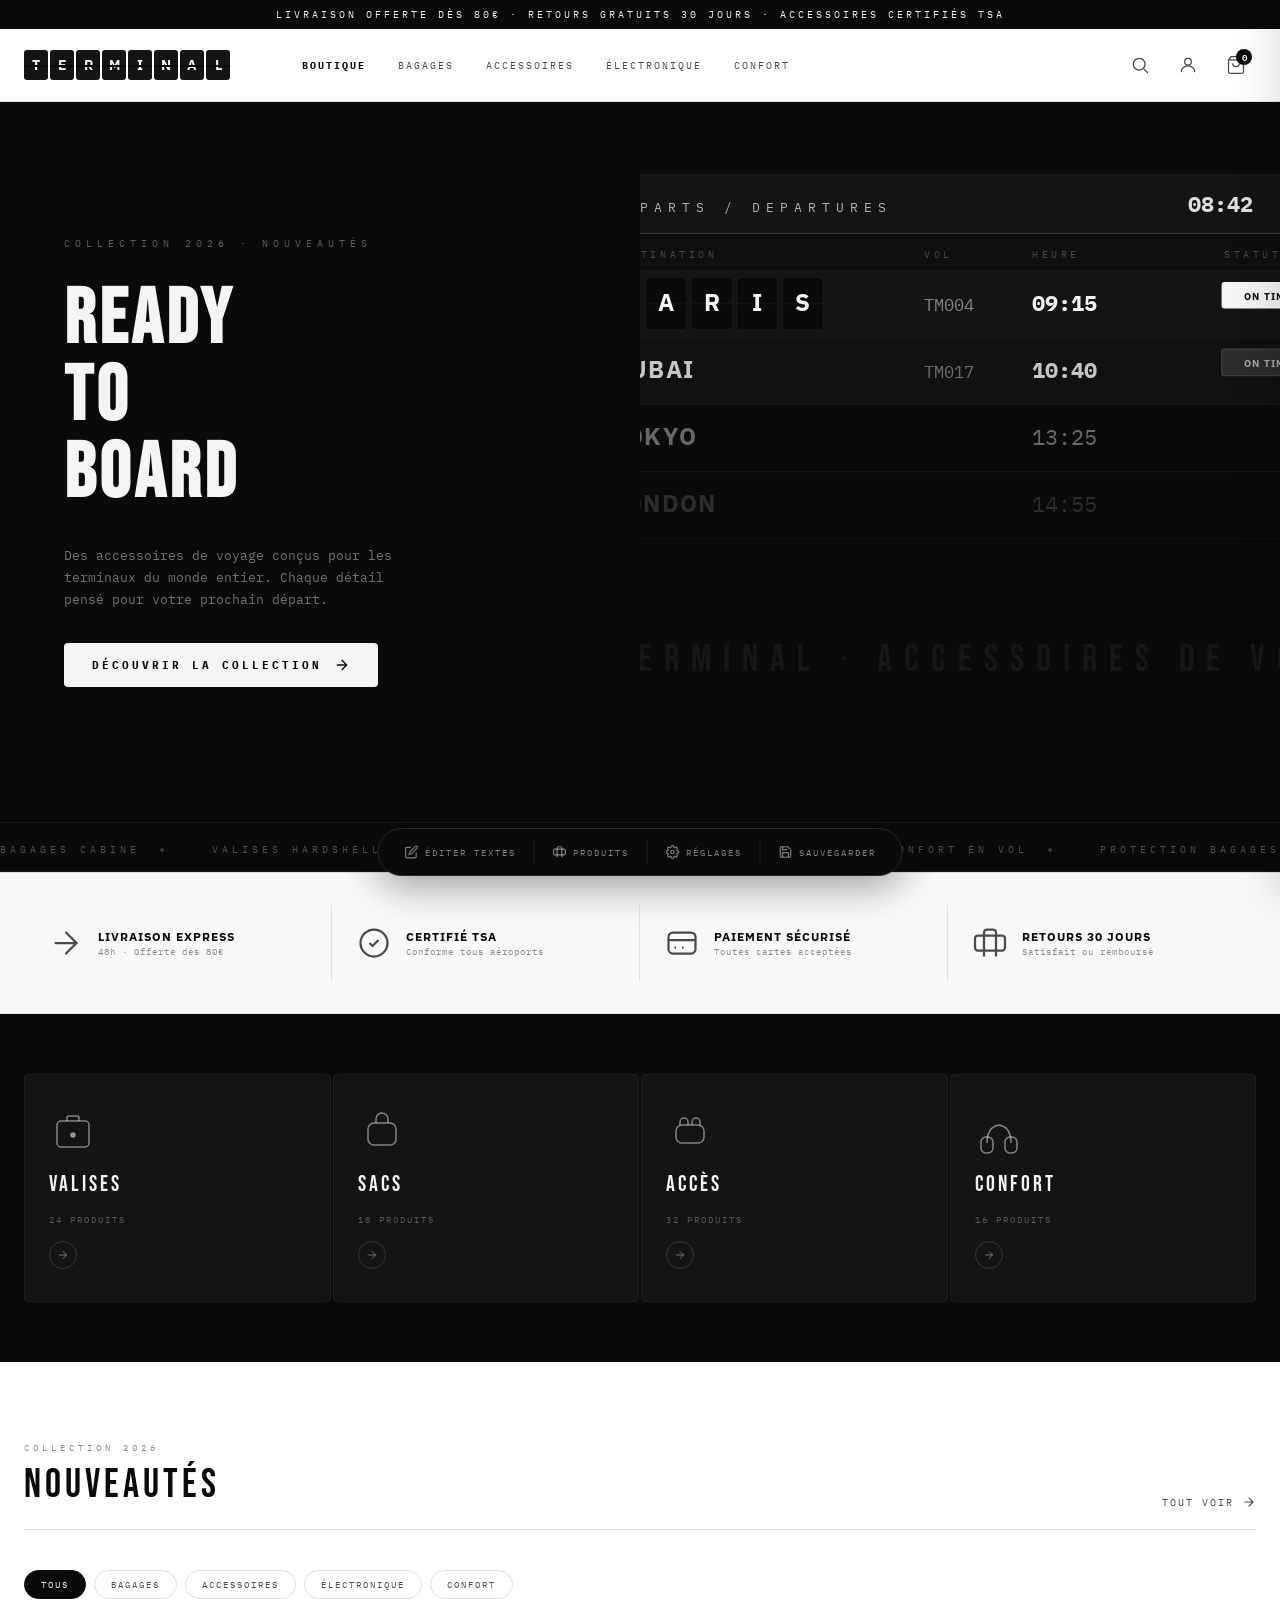
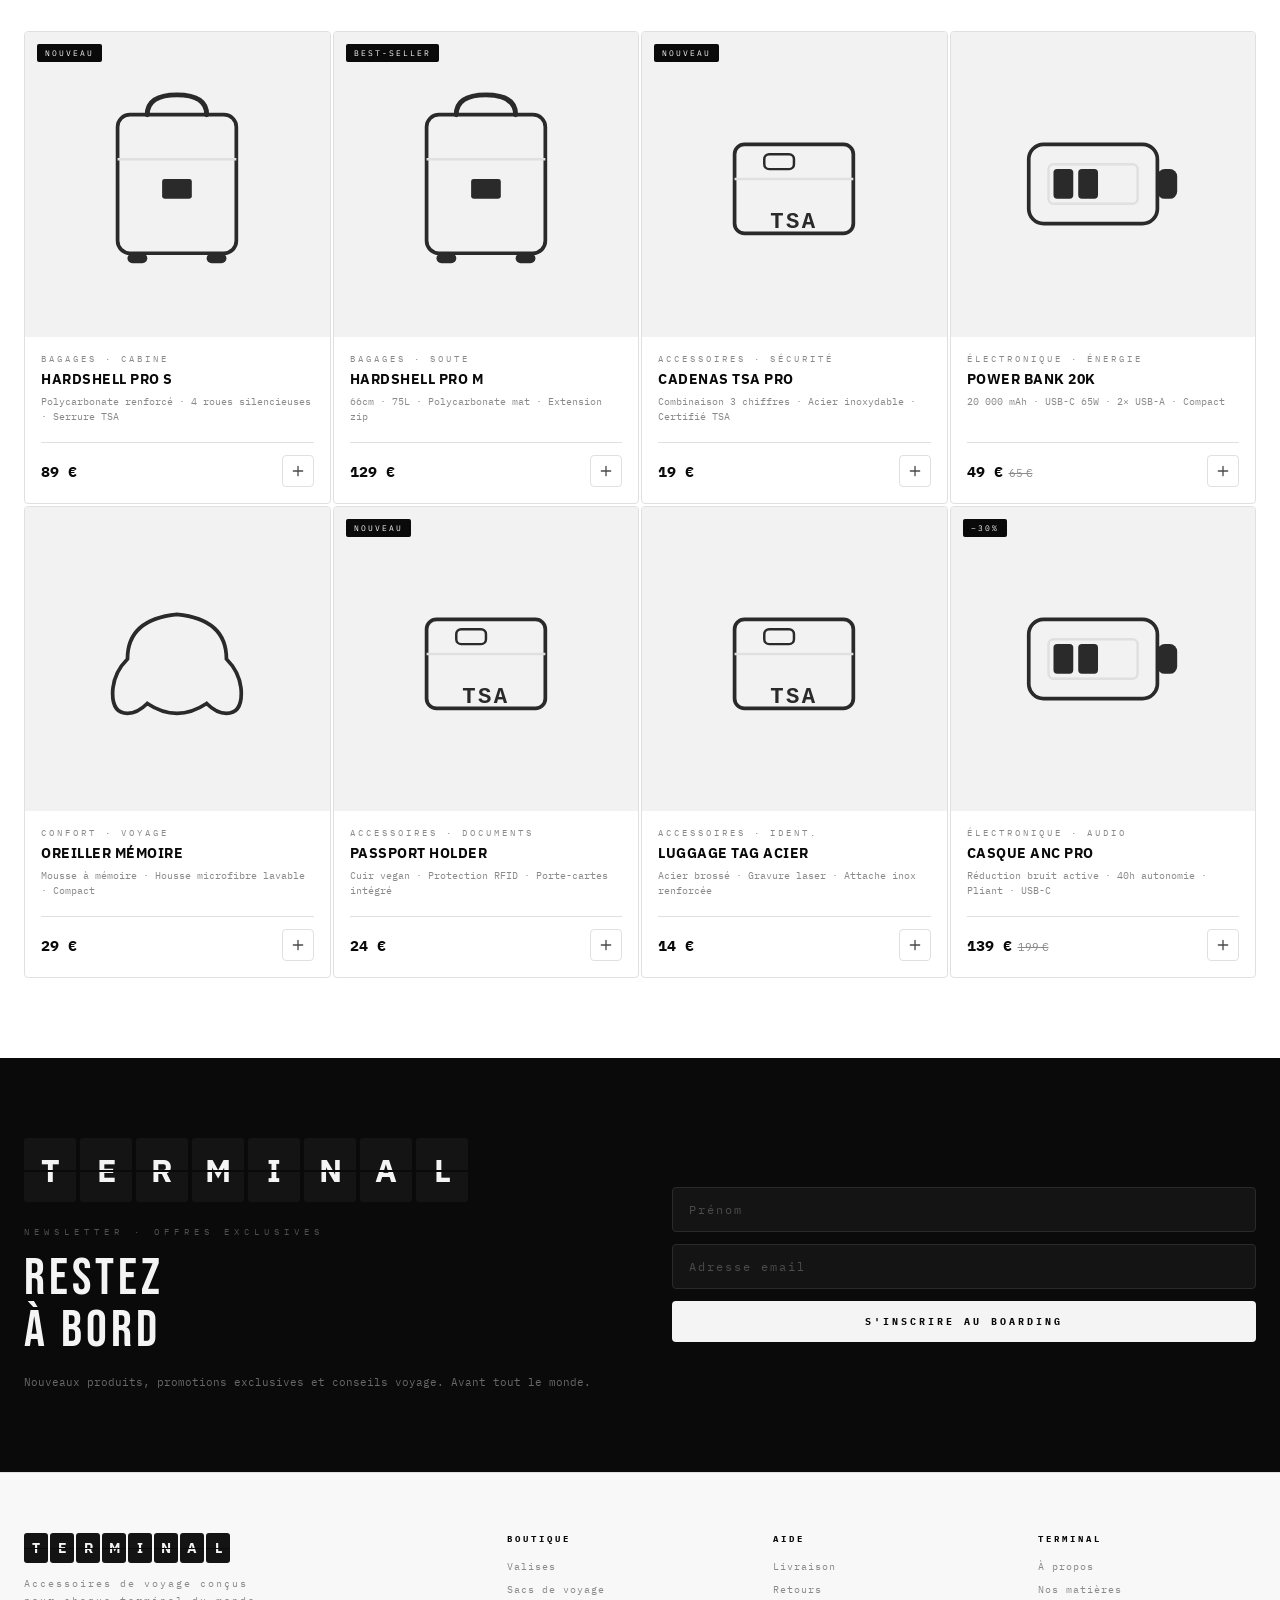
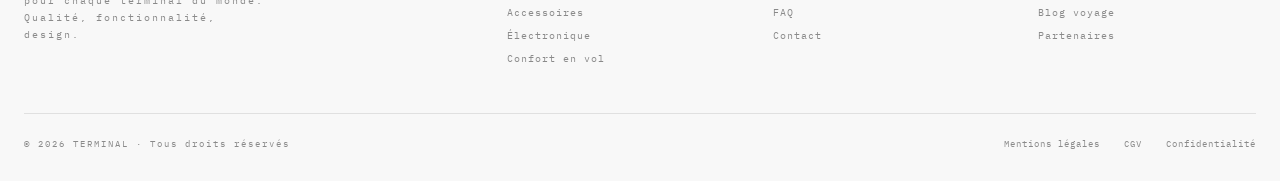
<file: index.html>
<!DOCTYPE html>
<html lang="fr">
<head>
<meta charset="UTF-8">
<meta name="viewport" content="width=device-width, initial-scale=1.0">
<title>TERMINAL — Accessoires de Voyage</title>
<link href="https://fonts.googleapis.com/css2?family=IBM+Plex+Mono:wght@300;400;700&family=IBM+Plex+Sans:wght@300;400;700;900&family=Bebas+Neue&display=swap" rel="stylesheet">
<style>
/* ═══════════════════════════════════════
   TOKENS — tout modifier ici
═══════════════════════════════════════ */
:root {
  --black:       #0a0a0a;
  --tile:        #141414;
  --metal-dark:  #2a2a2a;
  --metal:       #4a4a4a;
  --metal-light: #8a8a8a;
  --border:      #e0e0e0;
  --border-dark: #c0c0c0;
  --bg:          #ffffff;
  --bg-soft:     #f8f8f8;
  --bg-tile:     #f2f2f2;
  --white:       #f4f4f4;
  --text:        #0a0a0a;
  --text-muted:  #6a6a6a;
  --cart-w:      420px;
  --r:           4px;
  --ease:        cubic-bezier(.4,0,.2,1);
  --sp:          .3s;
}
*,*::before,*::after{box-sizing:border-box;margin:0;padding:0;}
html{scroll-behavior:smooth;}
body{font-family:'IBM Plex Sans',sans-serif;background:var(--bg);color:var(--text);overflow-x:hidden;}
a{text-decoration:none;color:inherit;}
button{cursor:pointer;border:none;background:none;font-family:inherit;}
ul{list-style:none;}

/* ── SOLARI ── */
.solari{display:inline-flex;gap:3px;align-items:center;}
.solari.sm{gap:2px;}
.solari.lg{gap:4px;}
.s-tile{position:relative;display:flex;align-items:center;justify-content:center;background:var(--tile);border-radius:3px;}
.s-tile::before{content:'';position:absolute;left:0;right:0;top:50%;height:1.5px;background:var(--black);z-index:2;}
.solari    .s-tile{width:36px;height:44px;}
.solari.sm .s-tile{width:24px;height:30px;}
.solari.lg .s-tile{width:52px;height:64px;}
.s-tile .s-letter{font-family:'IBM Plex Sans',sans-serif;font-weight:900;color:var(--white);position:relative;z-index:1;line-height:1;}
.solari    .s-letter{font-size:22px;}
.solari.sm .s-letter{font-size:14px;}
.solari.lg .s-letter{font-size:32px;}

/* ── TOPBAR ── */
.topbar{background:var(--black);color:var(--white);text-align:center;padding:8px 24px;font-family:'IBM Plex Mono',monospace;font-size:10px;letter-spacing:3px;text-transform:uppercase;}

/* ── HEADER ── */
.header{position:sticky;top:0;z-index:100;background:var(--bg);border-bottom:1.5px solid var(--border);}
.header-inner{max-width:1400px;margin:0 auto;padding:0 24px;height:72px;display:flex;align-items:center;gap:32px;}
.header-nav{display:flex;gap:0;margin-left:24px;}
.header-nav a{font-family:'IBM Plex Mono',monospace;font-size:10px;letter-spacing:2px;text-transform:uppercase;color:var(--metal);padding:8px 16px;border-radius:var(--r);transition:color var(--sp) var(--ease),background var(--sp) var(--ease);}
.header-nav a:hover,.header-nav a.active{color:var(--black);}
.header-nav a.active{font-weight:700;}
.header-actions{margin-left:auto;display:flex;align-items:center;gap:8px;}
.btn-icon{width:40px;height:40px;border-radius:var(--r);display:flex;align-items:center;justify-content:center;color:var(--metal);transition:color var(--sp) var(--ease),background var(--sp) var(--ease);position:relative;}
.btn-icon:hover{color:var(--black);background:var(--bg-soft);}
.btn-icon svg{width:20px;height:20px;}
.cart-badge{position:absolute;top:4px;right:4px;width:16px;height:16px;background:var(--black);color:var(--white);border-radius:50%;font-size:9px;font-weight:700;display:flex;align-items:center;justify-content:center;font-family:'IBM Plex Mono',monospace;}
.cart-badge.bump{animation:bump .3s var(--ease);}
@keyframes bump{0%,100%{transform:scale(1)}50%{transform:scale(1.5)}}

/* ── HERO ── */
.hero{background:var(--black);color:var(--white);min-height:80vh;display:grid;grid-template-columns:1fr 1fr;overflow:hidden;}
.hero-left{padding:80px 64px;display:flex;flex-direction:column;justify-content:center;gap:32px;}
.hero-eyebrow{font-family:'IBM Plex Mono',monospace;font-size:10px;letter-spacing:5px;text-transform:uppercase;color:rgba(244,244,244,.35);}
.hero-title{font-family:'Bebas Neue',sans-serif;font-size:clamp(56px,6vw,88px);letter-spacing:4px;line-height:1;}
.hero-sub{font-family:'IBM Plex Mono',monospace;font-size:13px;color:rgba(244,244,244,.45);line-height:1.7;max-width:360px;}
.hero-cta{display:inline-flex;align-items:center;gap:12px;background:var(--white);color:var(--black);padding:14px 28px;font-family:'IBM Plex Mono',monospace;font-size:11px;letter-spacing:3px;text-transform:uppercase;font-weight:700;border-radius:var(--r);width:fit-content;transition:background var(--sp) var(--ease);}
.hero-cta:hover{background:var(--bg-tile);}
.hero-cta svg{width:16px;height:16px;}
.hero-right{position:relative;overflow:hidden;}
.hero-right svg{width:100%;height:100%;}

/* ── MARQUEE ── */
.marquee-band{background:var(--black);border-top:1px solid #1a1a1a;border-bottom:1px solid #1a1a1a;overflow:hidden;padding:14px 0;white-space:nowrap;}
.marquee-track{display:inline-flex;gap:48px;animation:marquee 30s linear infinite;}
@keyframes marquee{to{transform:translateX(-50%)}}
.marquee-item{font-family:'IBM Plex Mono',monospace;font-size:10px;letter-spacing:4px;text-transform:uppercase;color:rgba(244,244,244,.3);display:flex;align-items:center;gap:20px;}
.marquee-dot{width:4px;height:4px;background:rgba(244,244,244,.2);border-radius:50%;flex-shrink:0;}

/* ── FEATURES ── */
.feat-band{background:var(--bg-soft);border-top:1.5px solid var(--border);border-bottom:1.5px solid var(--border);}
.feat-inner{max-width:1400px;margin:0 auto;padding:32px 24px;display:grid;grid-template-columns:repeat(4,1fr);}
.feat-item{padding:20px 24px;display:flex;align-items:center;gap:14px;border-right:1px solid var(--border);}
.feat-item:last-child{border-right:none;}
.feat-icon{flex-shrink:0;width:36px;height:36px;color:var(--metal);}
.feat-icon svg{width:100%;height:100%;}
.feat-title{font-family:'IBM Plex Sans',sans-serif;font-size:12px;font-weight:700;letter-spacing:1px;text-transform:uppercase;color:var(--black);}
.feat-sub{font-family:'IBM Plex Mono',monospace;font-size:9px;color:var(--metal-light);letter-spacing:1px;margin-top:2px;}

/* ── SECTION ── */
.section{max-width:1400px;margin:0 auto;padding:80px 24px;}
.section-header{display:flex;align-items:flex-end;justify-content:space-between;margin-bottom:40px;padding-bottom:20px;border-bottom:1.5px solid var(--border);}
.section-label{font-family:'IBM Plex Mono',monospace;font-size:9px;letter-spacing:4px;text-transform:uppercase;color:var(--metal-light);margin-bottom:8px;}
.section-title{font-family:'Bebas Neue',sans-serif;font-size:40px;letter-spacing:4px;color:var(--black);}
.section-link{font-family:'IBM Plex Mono',monospace;font-size:10px;letter-spacing:2px;text-transform:uppercase;color:var(--metal);display:flex;align-items:center;gap:8px;transition:color var(--sp) var(--ease);}
.section-link:hover{color:var(--black);}
.section-link svg{width:14px;height:14px;}

/* ── FILTERS ── */
.filters{display:flex;gap:8px;flex-wrap:wrap;margin-bottom:32px;}
.filter-btn{font-family:'IBM Plex Mono',monospace;font-size:9px;letter-spacing:2px;text-transform:uppercase;padding:8px 16px;border-radius:20px;border:1.5px solid var(--border);color:var(--metal);background:var(--bg);transition:all var(--sp) var(--ease);}
.filter-btn:hover{border-color:var(--metal);color:var(--black);}
.filter-btn.active{background:var(--black);color:var(--white);border-color:var(--black);}

/* ── PRODUCT GRID ── */
.product-grid{display:grid;grid-template-columns:repeat(4,1fr);gap:2px;}
.product-card{background:var(--bg);border:1.5px solid var(--border);border-radius:var(--r);overflow:hidden;display:flex;flex-direction:column;transition:border-color var(--sp) var(--ease),transform var(--sp) var(--ease);}
.product-card:hover{border-color:var(--black);transform:translateY(-2px);}
.product-image{aspect-ratio:1;background:var(--bg-tile);position:relative;overflow:hidden;display:flex;align-items:center;justify-content:center;}
.product-image svg{width:65%;height:65%;}
.product-tag{position:absolute;top:12px;left:12px;background:var(--black);color:var(--white);font-family:'IBM Plex Mono',monospace;font-size:8px;letter-spacing:2px;text-transform:uppercase;padding:4px 8px;border-radius:2px;}
.product-actions{position:absolute;bottom:12px;right:12px;opacity:0;transition:opacity var(--sp) var(--ease);}
.product-card:hover .product-actions{opacity:1;}
.btn-quick{background:var(--black);color:var(--white);font-family:'IBM Plex Mono',monospace;font-size:9px;letter-spacing:2px;text-transform:uppercase;padding:8px 14px;border-radius:var(--r);display:flex;align-items:center;gap:6px;white-space:nowrap;}
.btn-quick svg{width:14px;height:14px;}
.product-info{padding:16px;display:flex;flex-direction:column;gap:6px;flex:1;}
.product-category{font-family:'IBM Plex Mono',monospace;font-size:9px;letter-spacing:3px;text-transform:uppercase;color:var(--metal-light);}
.product-name{font-family:'IBM Plex Sans',sans-serif;font-size:14px;font-weight:700;letter-spacing:.5px;text-transform:uppercase;color:var(--black);}
.product-desc{font-family:'IBM Plex Mono',monospace;font-size:10px;color:var(--metal-light);line-height:1.5;flex:1;}
.product-footer{display:flex;align-items:center;justify-content:space-between;margin-top:12px;padding-top:12px;border-top:1px solid var(--border);}
.product-price{font-family:'IBM Plex Mono',monospace;font-size:15px;font-weight:700;color:var(--black);}
.product-price-old{font-size:11px;color:var(--metal-light);text-decoration:line-through;margin-left:6px;}
.btn-add-sm{width:32px;height:32px;border-radius:var(--r);border:1.5px solid var(--border);display:flex;align-items:center;justify-content:center;color:var(--metal);transition:all var(--sp) var(--ease);}
.btn-add-sm:hover{border-color:var(--black);background:var(--black);color:var(--white);}
.btn-add-sm svg{width:16px;height:16px;}

/* ── CATEGORIES ── */
.cat-strip{background:var(--black);padding:60px 0;}
.cat-inner{max-width:1400px;margin:0 auto;padding:0 24px;display:grid;grid-template-columns:repeat(4,1fr);gap:2px;}
.cat-card{background:var(--tile);border:1px solid #1e1e1e;padding:32px 24px;display:flex;flex-direction:column;gap:16px;border-radius:var(--r);cursor:pointer;transition:background var(--sp) var(--ease);}
.cat-card:hover{background:var(--metal-dark);}
.cat-icon{width:48px;height:48px;}
.cat-icon svg{width:100%;height:100%;}
.cat-name{font-family:'Bebas Neue',sans-serif;font-size:22px;letter-spacing:3px;color:var(--white);}
.cat-count{font-family:'IBM Plex Mono',monospace;font-size:9px;color:rgba(244,244,244,.3);letter-spacing:2px;}
.cat-arrow{margin-top:auto;width:28px;height:28px;border:1px solid rgba(244,244,244,.15);border-radius:50%;display:flex;align-items:center;justify-content:center;color:rgba(244,244,244,.4);}
.cat-arrow svg{width:12px;height:12px;}

/* ── NEWSLETTER ── */
.newsletter{background:var(--black);color:var(--white);padding:80px 24px;}
.nl-inner{max-width:1400px;margin:0 auto;display:grid;grid-template-columns:1fr 1fr;gap:64px;align-items:center;}
.nl-eyebrow{font-family:'IBM Plex Mono',monospace;font-size:9px;letter-spacing:5px;color:rgba(244,244,244,.3);text-transform:uppercase;margin-bottom:16px;}
.nl-title{font-family:'Bebas Neue',sans-serif;font-size:52px;letter-spacing:4px;line-height:1;margin-bottom:16px;}
.nl-sub{font-family:'IBM Plex Mono',monospace;font-size:11px;color:rgba(244,244,244,.4);line-height:1.7;}
.nl-form{display:flex;flex-direction:column;gap:12px;}
.nl-input{background:#141414;border:1.5px solid #2a2a2a;border-radius:var(--r);padding:14px 16px;font-family:'IBM Plex Mono',monospace;font-size:12px;color:var(--white);outline:none;transition:border-color var(--sp) var(--ease);}
.nl-input::placeholder{color:rgba(244,244,244,.25);letter-spacing:2px;}
.nl-input:focus{border-color:rgba(244,244,244,.4);}
.nl-btn{background:var(--white);color:var(--black);padding:14px 24px;border-radius:var(--r);font-family:'IBM Plex Mono',monospace;font-size:10px;font-weight:700;letter-spacing:3px;text-transform:uppercase;}

/* ── FOOTER ── */
.footer{background:var(--bg-soft);border-top:1.5px solid var(--border);padding:60px 24px 32px;}
.footer-inner{max-width:1400px;margin:0 auto;}
.footer-top{display:grid;grid-template-columns:2fr 1fr 1fr 1fr;gap:48px;padding-bottom:48px;border-bottom:1px solid var(--border);}
.footer-brand-sub{font-family:'IBM Plex Mono',monospace;font-size:10px;color:var(--metal-light);letter-spacing:2px;margin-top:12px;line-height:1.7;max-width:240px;}
.footer-col-title{font-family:'IBM Plex Mono',monospace;font-size:9px;letter-spacing:3px;text-transform:uppercase;color:var(--black);font-weight:700;margin-bottom:16px;}
.footer-links{display:flex;flex-direction:column;gap:10px;}
.footer-links a{font-family:'IBM Plex Mono',monospace;font-size:10px;color:var(--metal-light);letter-spacing:1px;transition:color var(--sp) var(--ease);}
.footer-links a:hover{color:var(--black);}
.footer-bottom{padding-top:24px;display:flex;justify-content:space-between;align-items:center;flex-wrap:wrap;gap:16px;}
.footer-copy{font-family:'IBM Plex Mono',monospace;font-size:9px;color:var(--metal-light);letter-spacing:2px;}
.footer-legal{display:flex;gap:24px;}
.footer-legal a{font-family:'IBM Plex Mono',monospace;font-size:9px;color:var(--metal-light);letter-spacing:1px;}

/* ── CART OVERLAY ── */
.cart-overlay{position:fixed;inset:0;background:rgba(0,0,0,.5);z-index:200;opacity:0;pointer-events:none;transition:opacity var(--sp) var(--ease);backdrop-filter:blur(2px);}
.cart-overlay.open{opacity:1;pointer-events:all;}

/* ── CART DRAWER ── */
.cart-drawer{position:fixed;top:0;right:0;bottom:0;width:var(--cart-w);background:var(--bg);z-index:201;display:flex;flex-direction:column;transform:translateX(100%);transition:transform .4s var(--ease);box-shadow:-8px 0 40px rgba(0,0,0,.12);}
.cart-drawer.open{transform:translateX(0);}
.cart-head{padding:20px 24px;border-bottom:1.5px solid var(--border);display:flex;align-items:center;justify-content:space-between;flex-shrink:0;}
.cart-head-left{display:flex;flex-direction:column;gap:4px;}
.cart-head-lbl{font-family:'IBM Plex Mono',monospace;font-size:9px;letter-spacing:4px;text-transform:uppercase;color:var(--metal-light);}
.cart-head-title{font-family:'Bebas Neue',sans-serif;font-size:24px;letter-spacing:3px;color:var(--black);display:flex;align-items:center;gap:10px;}
.cart-pill{font-family:'IBM Plex Mono',monospace;font-size:11px;font-weight:700;background:var(--black);color:var(--white);padding:2px 8px;border-radius:20px;line-height:1.4;}
.cart-close{width:36px;height:36px;border-radius:var(--r);border:1.5px solid var(--border);display:flex;align-items:center;justify-content:center;color:var(--metal);transition:all var(--sp) var(--ease);}
.cart-close:hover{border-color:var(--black);color:var(--black);}
.cart-close svg{width:16px;height:16px;}
.cart-solari-bar{padding:10px 24px;background:var(--black);display:flex;align-items:center;gap:10px;flex-shrink:0;}
.cart-solari-txt{font-family:'IBM Plex Mono',monospace;font-size:9px;letter-spacing:3px;color:rgba(244,244,244,.3);text-transform:uppercase;}
.cart-flash{position:absolute;top:84px;left:24px;right:24px;background:var(--black);color:var(--white);padding:12px 16px;border-radius:var(--r);font-family:'IBM Plex Mono',monospace;font-size:10px;letter-spacing:2px;display:flex;align-items:center;gap:10px;z-index:3;transform:translateY(-10px);opacity:0;transition:all .3s var(--ease);pointer-events:none;}
.cart-flash.show{opacity:1;transform:translateY(0);}
.cart-flash svg{width:14px;height:14px;}
.cart-body{flex:1;overflow-y:auto;}
.cart-body::-webkit-scrollbar{width:4px;}
.cart-body::-webkit-scrollbar-thumb{background:var(--border-dark);border-radius:2px;}
.cart-empty{display:flex;flex-direction:column;align-items:center;justify-content:center;height:100%;gap:16px;padding:40px;text-align:center;}
.cart-empty-icon{width:64px;height:64px;color:var(--border-dark);}
.cart-empty-icon svg{width:100%;height:100%;}
.cart-empty-title{font-family:'Bebas Neue',sans-serif;font-size:22px;letter-spacing:3px;color:var(--metal-light);}
.cart-empty-sub{font-family:'IBM Plex Mono',monospace;font-size:10px;color:var(--metal-light);letter-spacing:1px;line-height:1.6;}
.cart-item{padding:20px 24px;border-bottom:1px solid var(--border);display:grid;grid-template-columns:80px 1fr auto;gap:14px;align-items:start;animation:slidein .3s var(--ease);}
@keyframes slidein{from{opacity:0;transform:translateX(20px)}to{opacity:1;transform:translateX(0)}}
.cart-item-img{width:80px;height:80px;background:var(--bg-tile);border:1px solid var(--border);border-radius:var(--r);display:flex;align-items:center;justify-content:center;flex-shrink:0;}
.cart-item-img svg{width:55%;height:55%;}
.cart-item-cat{font-family:'IBM Plex Mono',monospace;font-size:8px;letter-spacing:2px;text-transform:uppercase;color:var(--metal-light);margin-bottom:3px;}
.cart-item-name{font-family:'IBM Plex Sans',sans-serif;font-size:13px;font-weight:700;text-transform:uppercase;color:var(--black);margin-bottom:8px;}
.cart-item-qty{display:flex;align-items:center;border:1.5px solid var(--border);border-radius:var(--r);width:fit-content;overflow:hidden;}
.qty-btn{width:28px;height:28px;display:flex;align-items:center;justify-content:center;font-family:'IBM Plex Mono',monospace;font-size:16px;color:var(--metal);transition:background var(--sp),color var(--sp);}
.qty-btn:hover{background:var(--black);color:var(--white);}
.qty-val{width:32px;text-align:center;font-family:'IBM Plex Mono',monospace;font-size:12px;font-weight:700;color:var(--black);background:var(--bg-soft);line-height:28px;border-left:1px solid var(--border);border-right:1px solid var(--border);}
.cart-item-right{display:flex;flex-direction:column;align-items:flex-end;gap:8px;}
.cart-item-price{font-family:'IBM Plex Mono',monospace;font-size:14px;font-weight:700;white-space:nowrap;}
.cart-item-rm{color:var(--metal-light);display:flex;align-items:center;gap:4px;font-family:'IBM Plex Mono',monospace;font-size:8px;letter-spacing:1px;transition:color var(--sp);}
.cart-item-rm:hover{color:var(--black);}
.cart-item-rm svg{width:12px;height:12px;}
.cart-foot{padding:20px 24px;border-top:1.5px solid var(--border);display:flex;flex-direction:column;gap:14px;flex-shrink:0;background:var(--bg);}
.cart-subtotal{display:flex;justify-content:space-between;align-items:center;}
.cart-subtotal-lbl{font-family:'IBM Plex Mono',monospace;font-size:10px;letter-spacing:2px;text-transform:uppercase;color:var(--metal-light);}
.cart-subtotal-amt{font-family:'IBM Plex Mono',monospace;font-size:18px;font-weight:700;}
.cart-note{font-family:'IBM Plex Mono',monospace;font-size:9px;color:var(--metal-light);letter-spacing:1px;text-align:center;}
.btn-checkout{background:var(--black);color:var(--white);padding:16px 24px;border-radius:var(--r);font-family:'IBM Plex Mono',monospace;font-size:11px;font-weight:700;letter-spacing:3px;text-transform:uppercase;display:flex;align-items:center;justify-content:center;gap:10px;width:100%;transition:background var(--sp);}
.btn-checkout:hover{background:var(--metal-dark);}
.btn-checkout svg{width:16px;height:16px;}
.btn-continue{background:var(--bg-soft);color:var(--metal);padding:12px 24px;border-radius:var(--r);font-family:'IBM Plex Mono',monospace;font-size:10px;letter-spacing:2px;text-transform:uppercase;text-align:center;border:1.5px solid var(--border);width:100%;transition:all var(--sp);}
.btn-continue:hover{border-color:var(--black);color:var(--black);}

/* ═══════════════════════════════════════
   ADMIN BAR — barre flottante d'édition
═══════════════════════════════════════ */
#adminBar{
  position:fixed;bottom:24px;left:50%;transform:translateX(-50%);
  background:var(--black);color:var(--white);
  display:flex;align-items:center;gap:4px;
  padding:8px 12px;border-radius:40px;
  box-shadow:0 8px 40px rgba(0,0,0,.4);
  z-index:1000;
  font-family:'IBM Plex Mono',monospace;
  font-size:10px;
  border:1px solid #2a2a2a;
}
.ab-btn{
  display:flex;align-items:center;gap:6px;
  padding:8px 14px;border-radius:30px;
  font-family:'IBM Plex Mono',monospace;font-size:9px;letter-spacing:2px;text-transform:uppercase;
  color:rgba(244,244,244,.5);
  transition:all .2s;
  white-space:nowrap;
}
.ab-btn:hover{background:rgba(255,255,255,.08);color:var(--white);}
.ab-btn.active{background:var(--white);color:var(--black);}
.ab-btn svg{width:14px;height:14px;flex-shrink:0;}
.ab-sep{width:1px;height:24px;background:rgba(255,255,255,.1);}

/* ═══════════════════════════════════════
   EDIT MODE
═══════════════════════════════════════ */
body.edit-mode [contenteditable]{
  outline:none;
  box-shadow:0 0 0 1.5px rgba(0,100,255,.5);
  border-radius:2px;
  cursor:text;
  transition:box-shadow .15s;
}
body.edit-mode [contenteditable]:hover{box-shadow:0 0 0 2px rgba(0,100,255,.7);}
body.edit-mode [contenteditable]:focus{box-shadow:0 0 0 2px #0064ff;}
/* Labels discrets en mode édition */
body.edit-mode [contenteditable]::after{
  content:attr(data-label);
  display:block;
  font-family:'IBM Plex Mono',monospace;
  font-size:8px;
  letter-spacing:1px;
  color:rgba(0,100,255,.5);
  text-transform:uppercase;
  pointer-events:none;
}

/* ═══════════════════════════════════════
   PANNEAU PRODUITS
═══════════════════════════════════════ */
#productPanel{
  position:fixed;inset:0;z-index:500;
  display:none;align-items:flex-start;justify-content:flex-end;
}
#productPanel.open{display:flex;}
#productPanel .pOverlay{position:absolute;inset:0;background:rgba(0,0,0,.6);backdrop-filter:blur(3px);}
#productPanel .pDrawer{
  position:relative;z-index:1;
  width:520px;height:100vh;
  background:var(--bg);
  display:flex;flex-direction:column;
  box-shadow:-8px 0 40px rgba(0,0,0,.2);
  animation:slideInR .3s var(--ease);
}
@keyframes slideInR{from{transform:translateX(100%)}to{transform:translateX(0)}}
.pHead{padding:20px 24px;border-bottom:1.5px solid var(--border);display:flex;align-items:center;justify-content:space-between;}
.pHead-title{font-family:'Bebas Neue',sans-serif;font-size:24px;letter-spacing:3px;}
.pClose{width:36px;height:36px;border-radius:var(--r);border:1.5px solid var(--border);display:flex;align-items:center;justify-content:center;color:var(--metal);transition:all .2s;}
.pClose:hover{border-color:var(--black);color:var(--black);}
.pClose svg{width:16px;height:16px;}
.pBody{flex:1;overflow-y:auto;padding:24px;}
.pBody::-webkit-scrollbar{width:4px;}
.pBody::-webkit-scrollbar-thumb{background:var(--border-dark);}

/* Liste produits dans le panneau */
.p-list{display:flex;flex-direction:column;gap:8px;margin-bottom:24px;}
.p-row{display:grid;grid-template-columns:1fr auto;gap:12px;align-items:center;padding:14px 16px;border:1.5px solid var(--border);border-radius:var(--r);cursor:pointer;transition:border-color .2s;}
.p-row:hover{border-color:var(--metal);}
.p-row.editing{border-color:#0064ff;}
.p-row-info{}
.p-row-name{font-family:'IBM Plex Sans',sans-serif;font-size:13px;font-weight:700;text-transform:uppercase;letter-spacing:.5px;margin-bottom:2px;}
.p-row-meta{font-family:'IBM Plex Mono',monospace;font-size:9px;color:var(--metal-light);letter-spacing:1px;}
.p-row-actions{display:flex;gap:6px;}
.p-action-btn{width:30px;height:30px;border-radius:var(--r);border:1px solid var(--border);display:flex;align-items:center;justify-content:center;color:var(--metal);transition:all .2s;}
.p-action-btn:hover{border-color:var(--black);color:var(--black);}
.p-action-btn.del:hover{border-color:#cc0000;color:#cc0000;}
.p-action-btn svg{width:13px;height:13px;}

/* Formulaire édition produit */
.p-form{background:var(--bg-soft);border:1.5px solid var(--border);border-radius:var(--r);padding:20px;margin-bottom:16px;display:none;}
.p-form.open{display:block;}
.p-form-title{font-family:'Bebas Neue',sans-serif;font-size:18px;letter-spacing:3px;margin-bottom:16px;}
.p-field{margin-bottom:12px;}
.p-field label{display:block;font-family:'IBM Plex Mono',monospace;font-size:8px;letter-spacing:2px;text-transform:uppercase;color:var(--metal-light);margin-bottom:5px;}
.p-field input,.p-field select,.p-field textarea{
  width:100%;background:var(--bg);border:1.5px solid var(--border);border-radius:var(--r);
  padding:10px 12px;font-family:'IBM Plex Mono',monospace;font-size:11px;color:var(--black);
  outline:none;transition:border-color .2s;
}
.p-field input:focus,.p-field select:focus,.p-field textarea:focus{border-color:#0064ff;}
.p-field textarea{height:60px;resize:vertical;}
.p-form-grid{display:grid;grid-template-columns:1fr 1fr;gap:12px;}
.p-form-actions{display:flex;gap:8px;margin-top:16px;}
.p-save-btn{flex:1;background:var(--black);color:var(--white);padding:10px;border-radius:var(--r);font-family:'IBM Plex Mono',monospace;font-size:9px;letter-spacing:2px;text-transform:uppercase;font-weight:700;}
.p-cancel-btn{padding:10px 16px;border-radius:var(--r);border:1.5px solid var(--border);font-family:'IBM Plex Mono',monospace;font-size:9px;letter-spacing:2px;text-transform:uppercase;color:var(--metal);transition:all .2s;}
.p-cancel-btn:hover{border-color:var(--black);color:var(--black);}
.p-add-btn{width:100%;background:var(--bg-soft);color:var(--metal);padding:14px;border-radius:var(--r);font-family:'IBM Plex Mono',monospace;font-size:10px;letter-spacing:3px;text-transform:uppercase;border:1.5px dashed var(--border-dark);display:flex;align-items:center;justify-content:center;gap:8px;transition:all .2s;}
.p-add-btn:hover{border-color:var(--black);color:var(--black);background:var(--bg);}
.p-add-btn svg{width:14px;height:14px;}

/* ═══════════════════════════════════════
   PANNEAU RÉGLAGES SITE
═══════════════════════════════════════ */
#settingsPanel{
  position:fixed;inset:0;z-index:500;
  display:none;align-items:flex-start;justify-content:flex-start;
}
#settingsPanel.open{display:flex;}
#settingsPanel .sOverlay{position:absolute;inset:0;background:rgba(0,0,0,.6);backdrop-filter:blur(3px);}
#settingsPanel .sDrawer{
  position:relative;z-index:1;
  width:360px;height:100vh;
  background:var(--bg);
  display:flex;flex-direction:column;
  box-shadow:8px 0 40px rgba(0,0,0,.2);
  animation:slideInL .3s var(--ease);
}
@keyframes slideInL{from{transform:translateX(-100%)}to{transform:translateX(0)}}
.sHead{padding:20px 24px;border-bottom:1.5px solid var(--border);display:flex;align-items:center;justify-content:space-between;}
.sHead-title{font-family:'Bebas Neue',sans-serif;font-size:24px;letter-spacing:3px;}
.sBody{flex:1;overflow-y:auto;padding:24px;}
.s-section{margin-bottom:28px;}
.s-section-title{font-family:'IBM Plex Mono',monospace;font-size:9px;letter-spacing:3px;text-transform:uppercase;color:var(--metal-light);padding-bottom:10px;border-bottom:1px solid var(--border);margin-bottom:16px;}
.s-field{margin-bottom:12px;}
.s-field label{display:block;font-family:'IBM Plex Mono',monospace;font-size:8px;letter-spacing:2px;text-transform:uppercase;color:var(--metal-light);margin-bottom:5px;}
.s-field input[type=text],.s-field input[type=number]{width:100%;background:var(--bg-soft);border:1.5px solid var(--border);border-radius:var(--r);padding:10px 12px;font-family:'IBM Plex Mono',monospace;font-size:11px;color:var(--black);outline:none;}
.s-field input:focus{border-color:#0064ff;}
.s-apply-btn{width:100%;background:var(--black);color:var(--white);padding:12px;border-radius:var(--r);font-family:'IBM Plex Mono',monospace;font-size:9px;letter-spacing:2px;text-transform:uppercase;font-weight:700;margin-top:8px;}
.s-reset-btn{width:100%;background:var(--bg-soft);color:var(--metal-light);padding:10px;border-radius:var(--r);font-family:'IBM Plex Mono',monospace;font-size:9px;letter-spacing:2px;text-transform:uppercase;border:1.5px solid var(--border);margin-top:6px;}
/* color pickers inline */
.color-row{display:grid;grid-template-columns:1fr 32px;gap:8px;align-items:center;}
.color-row input[type=text]{margin:0;}
.color-row input[type=color]{width:32px;height:32px;border:1.5px solid var(--border);border-radius:var(--r);padding:2px;cursor:pointer;}

/* ── RESPONSIVE ── */
@media(max-width:1100px){.product-grid{grid-template-columns:repeat(3,1fr)}.footer-top{grid-template-columns:1fr 1fr}}
@media(max-width:768px){:root{--cart-w:100vw}.hero{grid-template-columns:1fr}.hero-right{display:none}.hero-left{padding:60px 24px}.product-grid{grid-template-columns:repeat(2,1fr)}.cat-inner{grid-template-columns:repeat(2,1fr)}.feat-inner{grid-template-columns:repeat(2,1fr)}.nl-inner{grid-template-columns:1fr;gap:32px}.header-nav{display:none}.footer-top{grid-template-columns:1fr;gap:32px}}
</style>
</head>
<body>

<!-- TOPBAR -->
<div class="topbar"><span contenteditable="false" data-key="topbar">Livraison offerte dès 80€ · Retours gratuits 30 jours · Accessoires certifiés TSA</span></div>

<!-- HEADER -->
<header class="header">
  <div class="header-inner">
    <a href="#" class="header-logo" id="siteLogo">
      <div class="solari sm" id="logoTiles"></div>
    </a>
    <nav class="header-nav">
      <a href="#" class="active">Boutique</a>
      <a href="#">Bagages</a>
      <a href="#">Accessoires</a>
      <a href="#">Électronique</a>
      <a href="#">Confort</a>
    </nav>
    <div class="header-actions">
      <button class="btn-icon"><svg fill="none" stroke="currentColor" stroke-width="1.5" viewBox="0 0 24 24"><circle cx="11" cy="11" r="7"/><path d="m21 21-4.35-4.35" stroke-linecap="round"/></svg></button>
      <button class="btn-icon"><svg fill="none" stroke="currentColor" stroke-width="1.5" viewBox="0 0 24 24"><circle cx="12" cy="8" r="4"/><path d="M4 20c0-4 3.6-7 8-7s8 3 8 7" stroke-linecap="round"/></svg></button>
      <button class="btn-icon" onclick="openCart()">
        <svg fill="none" stroke="currentColor" stroke-width="1.5" viewBox="0 0 24 24"><path d="M6 2 3 6v14a2 2 0 0 0 2 2h14a2 2 0 0 0 2-2V6l-3-4z"/><line x1="3" y1="6" x2="21" y2="6"/><path d="M16 10a4 4 0 0 1-8 0"/></svg>
        <span class="cart-badge" id="cartBadge">0</span>
      </button>
    </div>
  </div>
</header>

<!-- HERO -->
<section class="hero">
  <div class="hero-left">
    <div class="hero-eyebrow" contenteditable="false" data-key="heroEyebrow">Collection 2026 · Nouveautés</div>
    <h1 class="hero-title" contenteditable="false" data-key="heroTitle">READY<br>TO<br>BOARD</h1>
    <p class="hero-sub" contenteditable="false" data-key="heroSub">Des accessoires de voyage conçus pour les terminaux du monde entier. Chaque détail pensé pour votre prochain départ.</p>
    <a href="#products" class="hero-cta">
      <span contenteditable="false" data-key="heroCta">Découvrir la collection</span>
      <svg fill="none" stroke="currentColor" stroke-width="2" viewBox="0 0 24 24"><path d="M5 12h14M12 5l7 7-7 7" stroke-linecap="round"/></svg>
    </a>
  </div>
  <div class="hero-right">
    <svg viewBox="0 0 700 600" preserveAspectRatio="xMidYMid slice" xmlns="http://www.w3.org/2000/svg">
      <rect width="700" height="600" fill="#0a0a0a"/>
      <g transform="translate(40,60)">
        <rect x="0" y="0" width="620" height="50" fill="#141414"/>
        <rect x="0" y="49" width="620" height="1.5" fill="#f4f4f4" opacity=".15"/>
        <text x="20" y="32" font-family="IBM Plex Mono,monospace" font-size="11" fill="rgba(244,244,244,.7)" letter-spacing="5">DÉPARTS / DEPARTURES</text>
        <text x="500" y="32" font-family="IBM Plex Mono,monospace" font-size="18" fill="rgba(244,244,244,.9)" font-weight="700" id="heroClock">08:42</text>
        <rect x="0" y="50" width="620" height="30" fill="#0f0f0f"/>
        <text x="20" y="70" font-family="IBM Plex Mono,monospace" font-size="8" fill="rgba(244,244,244,.25)" letter-spacing="3">DESTINATION</text>
        <text x="280" y="70" font-family="IBM Plex Mono,monospace" font-size="8" fill="rgba(244,244,244,.25)" letter-spacing="3">VOL</text>
        <text x="370" y="70" font-family="IBM Plex Mono,monospace" font-size="8" fill="rgba(244,244,244,.25)" letter-spacing="3">HEURE</text>
        <text x="530" y="70" font-family="IBM Plex Mono,monospace" font-size="8" fill="rgba(244,244,244,.25)" letter-spacing="3">STATUT</text>
        <!-- Row 1 -->
        <rect x="0" y="80" width="620" height="56" fill="#141414"/>
        <g><rect x="10" y="86" width="34" height="44" rx="3" fill="#0a0a0a" stroke="#222" stroke-width=".5"/><line x1="10" y1="108" x2="44" y2="108" stroke="#141414" stroke-width="1.5"/><text x="27" y="114" text-anchor="middle" font-family="IBM Plex Sans,sans-serif" font-size="20" font-weight="900" fill="#f4f4f4">P</text><rect x="48" y="86" width="34" height="44" rx="3" fill="#0a0a0a" stroke="#222" stroke-width=".5"/><line x1="48" y1="108" x2="82" y2="108" stroke="#141414" stroke-width="1.5"/><text x="65" y="114" text-anchor="middle" font-family="IBM Plex Sans,sans-serif" font-size="20" font-weight="900" fill="#f4f4f4">A</text><rect x="86" y="86" width="34" height="44" rx="3" fill="#0a0a0a" stroke="#222" stroke-width=".5"/><line x1="86" y1="108" x2="120" y2="108" stroke="#141414" stroke-width="1.5"/><text x="103" y="114" text-anchor="middle" font-family="IBM Plex Sans,sans-serif" font-size="20" font-weight="900" fill="#f4f4f4">R</text><rect x="124" y="86" width="34" height="44" rx="3" fill="#0a0a0a" stroke="#222" stroke-width=".5"/><line x1="124" y1="108" x2="158" y2="108" stroke="#141414" stroke-width="1.5"/><text x="141" y="114" text-anchor="middle" font-family="IBM Plex Sans,sans-serif" font-size="20" font-weight="900" fill="#f4f4f4">I</text><rect x="162" y="86" width="34" height="44" rx="3" fill="#0a0a0a" stroke="#222" stroke-width=".5"/><line x1="162" y1="108" x2="196" y2="108" stroke="#141414" stroke-width="1.5"/><text x="179" y="114" text-anchor="middle" font-family="IBM Plex Sans,sans-serif" font-size="20" font-weight="900" fill="#f4f4f4">S</text></g>
        <text x="280" y="114" font-family="IBM Plex Mono,monospace" font-size="14" fill="rgba(244,244,244,.5)">TM004</text>
        <text x="370" y="114" font-family="IBM Plex Mono,monospace" font-size="18" font-weight="700" fill="#f4f4f4">09:15</text>
        <rect x="528" y="90" width="78" height="22" rx="2" fill="#f4f4f4"/><text x="567" y="105" text-anchor="middle" font-family="IBM Plex Sans,sans-serif" font-size="8" font-weight="700" fill="#0a0a0a" letter-spacing="1">ON TIME</text>
        <line x1="0" y1="136" x2="620" y2="136" stroke="#1a1a1a" stroke-width="1"/>
        <!-- Row 2 -->
        <rect x="0" y="136" width="620" height="56" fill="#111"/>
        <text x="20" y="170" font-family="IBM Plex Sans,sans-serif" font-size="20" font-weight="900" fill="rgba(244,244,244,.8)" letter-spacing="1">DUBAI</text>
        <text x="280" y="170" font-family="IBM Plex Mono,monospace" font-size="14" fill="rgba(244,244,244,.4)">TM017</text>
        <text x="370" y="170" font-family="IBM Plex Mono,monospace" font-size="18" font-weight="700" fill="rgba(244,244,244,.8)">10:40</text>
        <rect x="528" y="146" width="78" height="22" rx="2" fill="rgba(244,244,244,.12)" stroke="rgba(244,244,244,.15)" stroke-width="1"/><text x="567" y="161" text-anchor="middle" font-family="IBM Plex Sans,sans-serif" font-size="8" font-weight="700" fill="rgba(244,244,244,.6)" letter-spacing="1">ON TIME</text>
        <line x1="0" y1="192" x2="620" y2="192" stroke="#1a1a1a" stroke-width="1"/>
        <!-- Row 3 -->
        <text x="20" y="226" font-family="IBM Plex Sans,sans-serif" font-size="20" font-weight="900" fill="rgba(244,244,244,.4)" letter-spacing="1">TOKYO</text>
        <text x="370" y="226" font-family="IBM Plex Mono,monospace" font-size="18" fill="rgba(244,244,244,.4)">13:25</text>
        <line x1="0" y1="248" x2="620" y2="248" stroke="#151515" stroke-width="1"/>
        <text x="20" y="282" font-family="IBM Plex Sans,sans-serif" font-size="20" font-weight="900" fill="rgba(244,244,244,.15)" letter-spacing="1">LONDON</text>
        <text x="370" y="282" font-family="IBM Plex Mono,monospace" font-size="18" fill="rgba(244,244,244,.15)">14:55</text>
        <line x1="0" y1="304" x2="620" y2="304" stroke="#111" stroke-width="1"/>
        <rect x="0" y="380" width="620" height="60" fill="#0a0a0a"/>
        <text x="20" y="414" font-family="Bebas Neue,sans-serif" font-size="32" fill="rgba(244,244,244,.06)" letter-spacing="10">TERMINAL · ACCESSOIRES DE VOYAGE</text>
      </g>
    </svg>
  </div>
</section>

<!-- MARQUEE -->
<div class="marquee-band">
  <div class="marquee-track">
    <span class="marquee-item">Bagages cabine<span class="marquee-dot"></span></span>
    <span class="marquee-item">Valises hardshell<span class="marquee-dot"></span></span>
    <span class="marquee-item">Accessoires TSA<span class="marquee-dot"></span></span>
    <span class="marquee-item">Sacs de voyage<span class="marquee-dot"></span></span>
    <span class="marquee-item">Confort en vol<span class="marquee-dot"></span></span>
    <span class="marquee-item">Protection bagages<span class="marquee-dot"></span></span>
    <span class="marquee-item">Électronique voyage<span class="marquee-dot"></span></span>
    <span class="marquee-item">Bagages cabine<span class="marquee-dot"></span></span>
    <span class="marquee-item">Valises hardshell<span class="marquee-dot"></span></span>
    <span class="marquee-item">Accessoires TSA<span class="marquee-dot"></span></span>
    <span class="marquee-item">Sacs de voyage<span class="marquee-dot"></span></span>
    <span class="marquee-item">Confort en vol<span class="marquee-dot"></span></span>
    <span class="marquee-item">Protection bagages<span class="marquee-dot"></span></span>
    <span class="marquee-item">Électronique voyage<span class="marquee-dot"></span></span>
  </div>
</div>

<!-- FEATURES -->
<div class="feat-band">
  <div class="feat-inner">
    <div class="feat-item"><div class="feat-icon"><svg fill="none" stroke="currentColor" stroke-width="1.5" viewBox="0 0 24 24"><path d="M5 12h14M12 5l7 7-7 7" stroke-linecap="round"/></svg></div><div><div class="feat-title" contenteditable="false" data-key="feat1t">Livraison express</div><div class="feat-sub" contenteditable="false" data-key="feat1s">48h · Offerte dès 80€</div></div></div>
    <div class="feat-item"><div class="feat-icon"><svg fill="none" stroke="currentColor" stroke-width="1.5" viewBox="0 0 24 24"><path d="M9 12l2 2 4-4M21 12a9 9 0 1 1-18 0 9 9 0 0 1 18 0z"/></svg></div><div><div class="feat-title" contenteditable="false" data-key="feat2t">Certifié TSA</div><div class="feat-sub" contenteditable="false" data-key="feat2s">Conforme tous aéroports</div></div></div>
    <div class="feat-item"><div class="feat-icon"><svg fill="none" stroke="currentColor" stroke-width="1.5" viewBox="0 0 24 24"><path d="M3 10h18M7 15h1m4 0h1m-7 4h12a3 3 0 0 0 3-3V8a3 3 0 0 0-3-3H6a3 3 0 0 0-3 3v8a3 3 0 0 0 3 3z"/></svg></div><div><div class="feat-title" contenteditable="false" data-key="feat3t">Paiement sécurisé</div><div class="feat-sub" contenteditable="false" data-key="feat3s">Toutes cartes acceptées</div></div></div>
    <div class="feat-item"><div class="feat-icon"><svg fill="none" stroke="currentColor" stroke-width="1.5" viewBox="0 0 24 24"><path d="M20 7H4a2 2 0 0 0-2 2v6a2 2 0 0 0 2 2h16a2 2 0 0 0 2-2V9a2 2 0 0 0-2-2z"/><path d="M16 21V5a2 2 0 0 0-2-2h-4a2 2 0 0 0-2 2v16"/></svg></div><div><div class="feat-title" contenteditable="false" data-key="feat4t">Retours 30 jours</div><div class="feat-sub" contenteditable="false" data-key="feat4s">Satisfait ou remboursé</div></div></div>
  </div>
</div>

<!-- CATÉGORIES -->
<div class="cat-strip">
  <div class="cat-inner">
    <div class="cat-card"><div class="cat-icon"><svg fill="none" stroke="rgba(244,244,244,.5)" stroke-width="1.5" viewBox="0 0 48 48"><rect x="8" y="14" width="32" height="26" rx="4"/><path d="M18 14v-3a2 2 0 0 1 2-2h8a2 2 0 0 1 2 2v3"/><circle cx="24" cy="28" r="2" fill="rgba(244,244,244,.5)"/></svg></div><div class="cat-name" contenteditable="false" data-key="cat1n">VALISES</div><div class="cat-count" contenteditable="false" data-key="cat1c">24 PRODUITS</div><div class="cat-arrow"><svg fill="none" stroke="currentColor" stroke-width="2" viewBox="0 0 24 24"><path d="M5 12h14M12 5l7 7-7 7" stroke-linecap="round"/></svg></div></div>
    <div class="cat-card"><div class="cat-icon"><svg fill="none" stroke="rgba(244,244,244,.5)" stroke-width="1.5" viewBox="0 0 48 48"><rect x="10" y="16" width="28" height="22" rx="6"/><path d="M18 16v-4a6 6 0 0 1 12 0v4"/></svg></div><div class="cat-name" contenteditable="false" data-key="cat2n">SACS</div><div class="cat-count" contenteditable="false" data-key="cat2c">18 PRODUITS</div><div class="cat-arrow"><svg fill="none" stroke="currentColor" stroke-width="2" viewBox="0 0 24 24"><path d="M5 12h14M12 5l7 7-7 7" stroke-linecap="round"/></svg></div></div>
    <div class="cat-card"><div class="cat-icon"><svg fill="none" stroke="rgba(244,244,244,.5)" stroke-width="1.5" viewBox="0 0 48 48"><rect x="10" y="18" width="28" height="18" rx="6"/><path d="M14 18v-3a4 4 0 0 1 8 0v3"/><path d="M26 18v-3a4 4 0 0 1 8 0v3"/></svg></div><div class="cat-name" contenteditable="false" data-key="cat3n">ACCÈS</div><div class="cat-count" contenteditable="false" data-key="cat3c">32 PRODUITS</div><div class="cat-arrow"><svg fill="none" stroke="currentColor" stroke-width="2" viewBox="0 0 24 24"><path d="M5 12h14M12 5l7 7-7 7" stroke-linecap="round"/></svg></div></div>
    <div class="cat-card"><div class="cat-icon"><svg fill="none" stroke="rgba(244,244,244,.5)" stroke-width="1.5" viewBox="0 0 48 48"><path d="M12 36 Q12 20 24 18 Q36 20 36 36"/><rect x="6" y="30" width="12" height="16" rx="5"/><rect x="30" y="30" width="12" height="16" rx="5"/></svg></div><div class="cat-name" contenteditable="false" data-key="cat4n">CONFORT</div><div class="cat-count" contenteditable="false" data-key="cat4c">16 PRODUITS</div><div class="cat-arrow"><svg fill="none" stroke="currentColor" stroke-width="2" viewBox="0 0 24 24"><path d="M5 12h14M12 5l7 7-7 7" stroke-linecap="round"/></svg></div></div>
  </div>
</div>

<!-- PRODUITS -->
<div class="section" id="products">
  <div class="section-header">
    <div><div class="section-label" contenteditable="false" data-key="prodLabel">Collection 2026</div><div class="section-title" contenteditable="false" data-key="prodTitle">NOUVEAUTÉS</div></div>
    <a href="#" class="section-link">Tout voir <svg fill="none" stroke="currentColor" stroke-width="2" viewBox="0 0 24 24"><path d="M5 12h14M12 5l7 7-7 7" stroke-linecap="round"/></svg></a>
  </div>
  <div class="filters">
    <button class="filter-btn active" onclick="filterProducts(this,'all')">Tous</button>
    <button class="filter-btn" onclick="filterProducts(this,'bagages')">Bagages</button>
    <button class="filter-btn" onclick="filterProducts(this,'accessoires')">Accessoires</button>
    <button class="filter-btn" onclick="filterProducts(this,'electronique')">Électronique</button>
    <button class="filter-btn" onclick="filterProducts(this,'confort')">Confort</button>
  </div>
  <div class="product-grid" id="productGrid"></div>
</div>

<!-- NEWSLETTER -->
<div class="newsletter">
  <div class="nl-inner">
    <div><div class="solari lg" id="nlLogo"></div><div class="nl-eyebrow" contenteditable="false" data-key="nlEyebrow" style="margin-top:24px;">Newsletter · Offres exclusives</div><div class="nl-title" contenteditable="false" data-key="nlTitle">RESTEZ<br>À BORD</div><div class="nl-sub" contenteditable="false" data-key="nlSub">Nouveaux produits, promotions exclusives et conseils voyage. Avant tout le monde.</div></div>
    <div><form class="nl-form" onsubmit="return false;"><input type="text" class="nl-input" placeholder="Prénom"/><input type="email" class="nl-input" placeholder="Adresse email"/><button type="submit" class="nl-btn"><span contenteditable="false" data-key="nlBtn">S'inscrire au boarding</span></button></form></div>
  </div>
</div>

<!-- FOOTER -->
<footer class="footer">
  <div class="footer-inner">
    <div class="footer-top">
      <div><div class="solari sm" id="footLogo"></div><div class="footer-brand-sub" contenteditable="false" data-key="footSub">Accessoires de voyage conçus pour chaque terminal du monde. Qualité, fonctionnalité, design.</div></div>
      <div><div class="footer-col-title">Boutique</div><div class="footer-links"><a href="#">Valises</a><a href="#">Sacs de voyage</a><a href="#">Accessoires</a><a href="#">Électronique</a><a href="#">Confort en vol</a></div></div>
      <div><div class="footer-col-title">Aide</div><div class="footer-links"><a href="#">Livraison</a><a href="#">Retours</a><a href="#">FAQ</a><a href="#">Contact</a></div></div>
      <div><div class="footer-col-title">Terminal</div><div class="footer-links"><a href="#">À propos</a><a href="#">Nos matières</a><a href="#">Blog voyage</a><a href="#">Partenaires</a></div></div>
    </div>
    <div class="footer-bottom"><div class="footer-copy" contenteditable="false" data-key="footCopy">© 2026 TERMINAL · Tous droits réservés</div><div class="footer-legal"><a href="#">Mentions légales</a><a href="#">CGV</a><a href="#">Confidentialité</a></div></div>
  </div>
</footer>

<!-- CART -->
<div class="cart-overlay" id="cartOverlay" onclick="closeCart()"></div>
<aside class="cart-drawer" id="cartDrawer">
  <div class="cart-flash" id="cartFlash"><svg fill="none" stroke="currentColor" stroke-width="2" viewBox="0 0 24 24"><path d="M9 12l2 2 4-4M21 12a9 9 0 1 1-18 0 9 9 0 0 1 18 0z"/></svg><span id="cartFlashTxt">Ajouté</span></div>
  <div class="cart-head">
    <div class="cart-head-left"><div class="cart-head-lbl">Récapitulatif</div><div class="cart-head-title">PANIER <span class="cart-pill" id="cartPill">0</span></div></div>
    <button class="cart-close" onclick="closeCart()"><svg fill="none" stroke="currentColor" stroke-width="2" viewBox="0 0 24 24"><path d="M18 6 6 18M6 6l12 12" stroke-linecap="round"/></svg></button>
  </div>
  <div class="cart-solari-bar"><div class="solari sm" id="cartLogo"></div><div class="cart-solari-txt">Votre sélection</div></div>
  <div class="cart-body" id="cartBody">
    <div class="cart-empty" id="cartEmpty">
      <div class="cart-empty-icon"><svg fill="none" stroke="currentColor" stroke-width="1" viewBox="0 0 64 64"><path d="M16 6 11 12v40a4 4 0 0 0 4 4h34a4 4 0 0 0 4-4V12l-5-6z" stroke-width="1.5"/><line x1="11" y1="22" x2="53" y2="22"/><path d="M42 28a10 10 0 0 1-20 0"/></svg></div>
      <div class="cart-empty-title">PANIER VIDE</div>
      <div class="cart-empty-sub">Ajoutez des articles pour décoller.</div>
    </div>
  </div>
  <div class="cart-foot" id="cartFoot" style="display:none;">
    <div class="cart-subtotal"><div class="cart-subtotal-lbl">Sous-total</div><div class="cart-subtotal-amt" id="cartTotal">0 €</div></div>
    <div class="cart-note">Livraison calculée à l'étape suivante</div>
    <button class="btn-checkout">Passer la commande <svg fill="none" stroke="currentColor" stroke-width="2" viewBox="0 0 24 24"><path d="M5 12h14M12 5l7 7-7 7" stroke-linecap="round"/></svg></button>
    <button class="btn-continue" onclick="closeCart()">Continuer mes achats</button>
  </div>
</aside>

<!-- ADMIN BAR -->
<div id="adminBar">
  <button class="ab-btn" id="editToggleBtn" onclick="toggleEditMode()">
    <svg fill="none" stroke="currentColor" stroke-width="2" viewBox="0 0 24 24"><path d="M11 4H4a2 2 0 0 0-2 2v14a2 2 0 0 0 2 2h14a2 2 0 0 0 2-2v-7"/><path d="M18.5 2.5a2.121 2.121 0 0 1 3 3L12 15l-4 1 1-4 9.5-9.5z" stroke-linecap="round"/></svg>
    Éditer textes
  </button>
  <div class="ab-sep"></div>
  <button class="ab-btn" onclick="openProductPanel()">
    <svg fill="none" stroke="currentColor" stroke-width="2" viewBox="0 0 24 24"><path d="M20 7H4a2 2 0 0 0-2 2v6a2 2 0 0 0 2 2h16a2 2 0 0 0 2-2V9a2 2 0 0 0-2-2z"/><path d="M16 21V5a2 2 0 0 0-2-2h-4a2 2 0 0 0-2 2v16"/></svg>
    Produits
  </button>
  <div class="ab-sep"></div>
  <button class="ab-btn" onclick="openSettings()">
    <svg fill="none" stroke="currentColor" stroke-width="2" viewBox="0 0 24 24"><circle cx="12" cy="12" r="3"/><path d="M19.4 15a1.65 1.65 0 0 0 .33 1.82l.06.06a2 2 0 0 1-2.83 2.83l-.06-.06a1.65 1.65 0 0 0-1.82-.33 1.65 1.65 0 0 0-1 1.51V21a2 2 0 0 1-4 0v-.09A1.65 1.65 0 0 0 9 19.4a1.65 1.65 0 0 0-1.82.33l-.06.06a2 2 0 0 1-2.83-2.83l.06-.06A1.65 1.65 0 0 0 4.68 15a1.65 1.65 0 0 0-1.51-1H3a2 2 0 0 1 0-4h.09A1.65 1.65 0 0 0 4.6 9a1.65 1.65 0 0 0-.33-1.82l-.06-.06a2 2 0 0 1 2.83-2.83l.06.06A1.65 1.65 0 0 0 9 4.68a1.65 1.65 0 0 0 1-1.51V3a2 2 0 0 1 4 0v.09a1.65 1.65 0 0 0 1 1.51 1.65 1.65 0 0 0 1.82-.33l.06-.06a2 2 0 0 1 2.83 2.83l-.06.06A1.65 1.65 0 0 0 19.4 9a1.65 1.65 0 0 0 1.51 1H21a2 2 0 0 1 0 4h-.09a1.65 1.65 0 0 0-1.51 1z"/></svg>
    Réglages
  </button>
  <div class="ab-sep"></div>
  <button class="ab-btn" onclick="saveAll()">
    <svg fill="none" stroke="currentColor" stroke-width="2" viewBox="0 0 24 24"><path d="M19 21H5a2 2 0 0 1-2-2V5a2 2 0 0 1 2-2h11l5 5v11a2 2 0 0 1-2 2z"/><polyline points="17 21 17 13 7 13 7 21"/><polyline points="7 3 7 8 15 8"/></svg>
    Sauvegarder
  </button>
</div>

<!-- PRODUCT PANEL -->
<div id="productPanel">
  <div class="pOverlay" onclick="closeProductPanel()"></div>
  <div class="pDrawer">
    <div class="pHead">
      <div class="pHead-title">GESTION PRODUITS</div>
      <button class="pClose" onclick="closeProductPanel()"><svg fill="none" stroke="currentColor" stroke-width="2" viewBox="0 0 24 24"><path d="M18 6 6 18M6 6l12 12" stroke-linecap="round"/></svg></button>
    </div>
    <div class="pBody">
      <div class="p-list" id="pList"></div>
      <div class="p-form" id="pForm">
        <div class="p-form-title" id="pFormTitle">NOUVEAU PRODUIT</div>
        <div class="p-form-grid">
          <div class="p-field"><label>Nom du produit</label><input type="text" id="pName" placeholder="Ex: Valise Pro S"/></div>
          <div class="p-field"><label>Catégorie filtre</label>
            <select id="pCat">
              <option value="bagages">Bagages</option>
              <option value="accessoires">Accessoires</option>
              <option value="electronique">Électronique</option>
              <option value="confort">Confort</option>
            </select>
          </div>
          <div class="p-field"><label>Catégorie affichée</label><input type="text" id="pCatLabel" placeholder="Ex: Bagages · Cabine"/></div>
          <div class="p-field"><label>Prix (€)</label><input type="number" id="pPrice" placeholder="89"/></div>
          <div class="p-field"><label>Prix barré (optionnel)</label><input type="number" id="pOldPrice" placeholder=""/></div>
          <div class="p-field"><label>Badge (optionnel)</label><input type="text" id="pBadge" placeholder="Ex: Nouveau, −30%"/></div>
        </div>
        <div class="p-field"><label>Description courte</label><textarea id="pDesc" placeholder="Caractéristiques principales..."></textarea></div>
        <div class="p-form-actions">
          <button class="p-save-btn" onclick="saveProduct()">Enregistrer</button>
          <button class="p-cancel-btn" onclick="cancelProductForm()">Annuler</button>
        </div>
      </div>
      <button class="p-add-btn" onclick="newProduct()">
        <svg fill="none" stroke="currentColor" stroke-width="2" viewBox="0 0 24 24"><path d="M12 5v14M5 12h14" stroke-linecap="round"/></svg>
        Ajouter un produit
      </button>
    </div>
  </div>
</div>

<!-- SETTINGS PANEL -->
<div id="settingsPanel">
  <div class="sOverlay" onclick="closeSettings()"></div>
  <div class="sDrawer">
    <div class="sHead"><div class="sHead-title">RÉGLAGES</div><button class="pClose" onclick="closeSettings()"><svg fill="none" stroke="currentColor" stroke-width="2" viewBox="0 0 24 24"><path d="M18 6 6 18M6 6l12 12" stroke-linecap="round"/></svg></button></div>
    <div class="sBody">
      <div class="s-section">
        <div class="s-section-title">Nom du site</div>
        <div class="s-field"><label>Nom affiché dans le logo</label><input type="text" id="sSiteName" value="TERMINAL"/></div>
        <button class="s-apply-btn" onclick="applyLogoName()">Appliquer</button>
      </div>
      <div class="s-section">
        <div class="s-section-title">Annonce topbar</div>
        <div class="s-field"><label>Texte de la barre supérieure</label><input type="text" id="sTopbar" value="Livraison offerte dès 80€ · Retours gratuits 30 jours"/></div>
        <button class="s-apply-btn" onclick="applyTopbar()">Appliquer</button>
      </div>
      <div class="s-section">
        <div class="s-section-title">Couleurs</div>
        <div class="s-field"><label>Couleur principale (noir tiles)</label><div class="color-row"><input type="text" id="cBlack" value="#0a0a0a"/><input type="color" value="#0a0a0a" oninput="syncColor('cBlack',this)"/></div></div>
        <div class="s-field"><label>Couleur fond du site</label><div class="color-row"><input type="text" id="cBg" value="#ffffff"/><input type="color" value="#ffffff" oninput="syncColor('cBg',this)"/></div></div>
        <div class="s-field"><label>Couleur bordures</label><div class="color-row"><input type="text" id="cBorder" value="#e0e0e0"/><input type="color" value="#e0e0e0" oninput="syncColor('cBorder',this)"/></div></div>
        <button class="s-apply-btn" onclick="applyColors()">Appliquer les couleurs</button>
        <button class="s-reset-btn" onclick="resetColors()">Réinitialiser</button>
      </div>
      <div class="s-section">
        <div class="s-section-title">Livraison gratuite dès</div>
        <div class="s-field"><label>Seuil (€)</label><input type="number" id="sFreeShip" value="80"/></div>
        <button class="s-apply-btn" onclick="applyFreeShip()">Appliquer</button>
      </div>
    </div>
  </div>
</div>

<script>
/* ══════════════════════════════════════
   DONNÉES PRODUITS (modifiables)
══════════════════════════════════════ */
const SVG_ICONS = {
  bagages:      `<svg viewBox="0 0 80 80" fill="none"><rect x="16" y="12" width="48" height="56" rx="5" stroke="#2a2a2a" stroke-width="1.5"/><line x1="16" y1="30" x2="64" y2="30" stroke="#e0e0e0"/><path d="M28 12 Q28 4 40 4 Q52 4 52 12" stroke="#2a2a2a" stroke-width="2" stroke-linecap="round"/><rect x="34" y="38" width="12" height="8" rx="1" fill="#2a2a2a"/><rect x="20" y="68" width="8" height="4" rx="2" fill="#2a2a2a"/><rect x="52" y="68" width="8" height="4" rx="2" fill="#2a2a2a"/></svg>`,
  accessoires:  `<svg viewBox="0 0 80 80" fill="none"><rect x="16" y="24" width="48" height="36" rx="4" stroke="#2a2a2a" stroke-width="1.5"/><line x1="16" y1="38" x2="64" y2="38" stroke="#e0e0e0"/><rect x="28" y="28" width="12" height="6" rx="2" stroke="#2a2a2a" stroke-width="1"/><text x="40" y="58" text-anchor="middle" font-family="monospace" font-size="9" font-weight="700" fill="#2a2a2a" letter-spacing="1">TSA</text></svg>`,
  electronique: `<svg viewBox="0 0 80 80" fill="none"><rect x="10" y="24" width="52" height="32" rx="6" stroke="#2a2a2a" stroke-width="1.5"/><rect x="62" y="34" width="8" height="12" rx="3" fill="#2a2a2a"/><rect x="18" y="32" width="36" height="16" rx="2" stroke="#e0e0e0"/><rect x="20" y="34" width="8" height="12" rx="1.5" fill="#2a2a2a"/><rect x="30" y="34" width="8" height="12" rx="1.5" fill="#2a2a2a"/></svg>`,
  confort:      `<svg viewBox="0 0 80 80" fill="none"><path d="M20 40 Q20 24 40 22 Q60 24 60 40 Q66 46 66 54 Q66 62 60 62 Q56 62 52 58 Q46 62 40 62 Q34 62 28 58 Q24 62 20 62 Q14 62 14 54 Q14 46 20 40Z" stroke="#2a2a2a" stroke-width="1.5"/></svg>`,
};

let products = [
  { id:1, name:'Hardshell Pro S',   cat:'bagages',      catLabel:'Bagages · Cabine',        price:89,  oldPrice:null, badge:'Nouveau',  desc:'Polycarbonate renforcé · 4 roues silencieuses · Serrure TSA' },
  { id:2, name:'Hardshell Pro M',   cat:'bagages',      catLabel:'Bagages · Soute',         price:129, oldPrice:null, badge:'Best-seller', desc:'66cm · 75L · Polycarbonate mat · Extension zip' },
  { id:3, name:'Cadenas TSA Pro',   cat:'accessoires',  catLabel:'Accessoires · Sécurité',  price:19,  oldPrice:null, badge:'Nouveau',  desc:'Combinaison 3 chiffres · Acier inoxydable · Certifié TSA' },
  { id:4, name:'Power Bank 20K',    cat:'electronique', catLabel:'Électronique · Énergie',  price:49,  oldPrice:65,   badge:null,       desc:'20 000 mAh · USB-C 65W · 2× USB-A · Compact' },
  { id:5, name:'Oreiller Mémoire',  cat:'confort',      catLabel:'Confort · Voyage',        price:29,  oldPrice:null, badge:null,       desc:'Mousse à mémoire · Housse microfibre lavable · Compact' },
  { id:6, name:'Passport Holder',   cat:'accessoires',  catLabel:'Accessoires · Documents', price:24,  oldPrice:null, badge:'Nouveau',  desc:'Cuir vegan · Protection RFID · Porte-cartes intégré' },
  { id:7, name:'Luggage Tag Acier', cat:'accessoires',  catLabel:'Accessoires · Ident.',    price:14,  oldPrice:null, badge:null,       desc:'Acier brossé · Gravure laser · Attache inox renforcée' },
  { id:8, name:'Casque ANC Pro',    cat:'electronique', catLabel:'Électronique · Audio',    price:139, oldPrice:199,  badge:'−30%',     desc:'Réduction bruit active · 40h autonomie · Pliant · USB-C' },
];

let nextId = 9;
let editingProductId = null;

/* ══════════════════════════════════════
   RENDU PRODUITS
══════════════════════════════════════ */
function renderProducts(filter='all'){
  const grid = document.getElementById('productGrid');
  const list = filter==='all' ? products : products.filter(p=>p.cat===filter);
  grid.innerHTML = list.map(p=>`
    <div class="product-card" data-cat="${p.cat}" data-id="${p.id}">
      <div class="product-image">
        ${SVG_ICONS[p.cat]||SVG_ICONS.accessoires}
        ${p.badge?`<span class="product-tag">${p.badge}</span>`:''}
        <div class="product-actions">
          <button class="btn-quick" onclick="addToCart(event,${p.id})">
            <svg fill="none" stroke="currentColor" stroke-width="2" viewBox="0 0 24 24"><path d="M12 5v14M5 12h14" stroke-linecap="round"/></svg>
            Ajouter
          </button>
        </div>
      </div>
      <div class="product-info">
        <div class="product-category">${p.catLabel}</div>
        <div class="product-name">${p.name}</div>
        <div class="product-desc">${p.desc}</div>
        <div class="product-footer">
          <div><span class="product-price">${p.price} €</span>${p.oldPrice?`<span class="product-price-old">${p.oldPrice} €</span>`:''}</div>
          <button class="btn-add-sm" onclick="addToCart(event,${p.id})">
            <svg fill="none" stroke="currentColor" stroke-width="2" viewBox="0 0 24 24"><path d="M12 5v14M5 12h14" stroke-linecap="round"/></svg>
          </button>
        </div>
      </div>
    </div>`).join('');
}

function filterProducts(btn, cat){
  document.querySelectorAll('.filter-btn').forEach(b=>b.classList.remove('active'));
  btn.classList.add('active');
  renderProducts(cat);
}

/* ══════════════════════════════════════
   SOLARI LOGOS
══════════════════════════════════════ */
function renderSolari(containerId, text, sizeClass=''){
  const el = document.getElementById(containerId);
  if(!el) return;
  el.innerHTML = text.toUpperCase().split('').map(l=>`<div class="s-tile"><span class="s-letter">${l}</span></div>`).join('');
}

function renderAllLogos(){
  const name = getSiteName();
  renderSolari('logoTiles', name);
  renderSolari('nlLogo', name);
  renderSolari('footLogo', name);
  renderSolari('cartLogo', name);
}

/* ══════════════════════════════════════
   PANIER
══════════════════════════════════════ */
let cart = {};
function getCount(){ return Object.values(cart).reduce((n,q)=>n+q,0); }
function getTotal(){ return Object.entries(cart).reduce((t,[id,q])=>{ const p=products.find(p=>p.id==id); return t+(p?p.price*q:0); },0); }

function addToCart(e, id){
  e.stopPropagation();
  cart[id]=(cart[id]||0)+1;
  updateCartUI();
  openCart();
  showFlash(products.find(p=>p.id==id)?.name||'Produit');
  bumpBadge();
}
function changeQty(id,d){
  cart[id]=(cart[id]||0)+d;
  if(cart[id]<=0) delete cart[id];
  updateCartUI();
}
function removeItem(id){ delete cart[id]; updateCartUI(); }

function updateCartUI(){
  const count=getCount(), total=getTotal();
  document.getElementById('cartBadge').textContent=count;
  document.getElementById('cartPill').textContent=count;
  const empty=document.getElementById('cartEmpty');
  const foot=document.getElementById('cartFoot');
  const body=document.getElementById('cartBody');
  body.querySelectorAll('.cart-item').forEach(el=>el.remove());
  if(count===0){ empty.style.display='flex'; foot.style.display='none'; return; }
  empty.style.display='none'; foot.style.display='flex';
  Object.entries(cart).forEach(([id,qty])=>{
    const p=products.find(p=>p.id==id); if(!p) return;
    const d=document.createElement('div'); d.className='cart-item'; d.dataset.itemId=id;
    d.innerHTML=`
      <div class="cart-item-img">${SVG_ICONS[p.cat]||SVG_ICONS.accessoires}</div>
      <div>
        <div class="cart-item-cat">${p.catLabel}</div>
        <div class="cart-item-name">${p.name}</div>
        <div class="cart-item-qty">
          <button class="qty-btn" onclick="changeQty(${id},-1)">−</button>
          <div class="qty-val">${qty}</div>
          <button class="qty-btn" onclick="changeQty(${id},+1)">+</button>
        </div>
      </div>
      <div class="cart-item-right">
        <div class="cart-item-price">${(p.price*qty)} €</div>
        <button class="cart-item-rm" onclick="removeItem(${id})">
          <svg fill="none" stroke="currentColor" stroke-width="2" viewBox="0 0 24 24"><path d="M18 6 6 18M6 6l12 12" stroke-linecap="round"/></svg>Retirer
        </button>
      </div>`;
    body.appendChild(d);
  });
  document.getElementById('cartTotal').textContent=total+' €';
}

function openCart(){ document.getElementById('cartDrawer').classList.add('open'); document.getElementById('cartOverlay').classList.add('open'); document.body.style.overflow='hidden'; }
function closeCart(){ document.getElementById('cartDrawer').classList.remove('open'); document.getElementById('cartOverlay').classList.remove('open'); document.body.style.overflow=''; }

let flashTimer;
function showFlash(name){
  const f=document.getElementById('cartFlash');
  document.getElementById('cartFlashTxt').textContent=name+' ajouté';
  f.classList.add('show'); clearTimeout(flashTimer);
  flashTimer=setTimeout(()=>f.classList.remove('show'),2800);
}
function bumpBadge(){ const b=document.getElementById('cartBadge'); b.classList.remove('bump'); void b.offsetWidth; b.classList.add('bump'); }

/* ══════════════════════════════════════
   MODE ÉDITION TEXTES
══════════════════════════════════════ */
let editMode=false;
function toggleEditMode(){
  editMode=!editMode;
  document.body.classList.toggle('edit-mode',editMode);
  const btn=document.getElementById('editToggleBtn');
  btn.classList.toggle('active',editMode);
  btn.querySelector('svg+*') // just update label
  // toggle contenteditable on all keyed elements
  document.querySelectorAll('[data-key]').forEach(el=>{
    el.contentEditable = editMode ? 'true' : 'false';
  });
  if(!editMode) collectTextEdits();
}

/* Collecter les textes édités */
const textData = {};
function collectTextEdits(){
  document.querySelectorAll('[data-key]').forEach(el=>{
    textData[el.dataset.key] = el.innerHTML;
  });
}

/* ══════════════════════════════════════
   PANNEAU PRODUITS
══════════════════════════════════════ */
function openProductPanel(){
  document.getElementById('productPanel').classList.add('open');
  renderPList();
}
function closeProductPanel(){ document.getElementById('productPanel').classList.remove('open'); }

function renderPList(){
  const list=document.getElementById('pList');
  list.innerHTML=products.map(p=>`
    <div class="p-row" id="prow-${p.id}">
      <div class="p-row-info">
        <div class="p-row-name">${p.name}</div>
        <div class="p-row-meta">${p.catLabel} · ${p.price} €${p.badge?' · '+p.badge:''}</div>
      </div>
      <div class="p-row-actions">
        <button class="p-action-btn" onclick="editProduct(${p.id})" title="Modifier">
          <svg fill="none" stroke="currentColor" stroke-width="2" viewBox="0 0 24 24"><path d="M11 4H4a2 2 0 0 0-2 2v14a2 2 0 0 0 2 2h14a2 2 0 0 0 2-2v-7"/><path d="M18.5 2.5a2.121 2.121 0 0 1 3 3L12 15l-4 1 1-4 9.5-9.5z"/></svg>
        </button>
        <button class="p-action-btn del" onclick="deleteProduct(${p.id})" title="Supprimer">
          <svg fill="none" stroke="currentColor" stroke-width="2" viewBox="0 0 24 24"><polyline points="3 6 5 6 21 6"/><path d="M19 6l-1 14a2 2 0 0 1-2 2H8a2 2 0 0 1-2-2L5 6"/><path d="M10 11v6M14 11v6"/></svg>
        </button>
      </div>
    </div>`).join('');
}

function newProduct(){
  editingProductId=null;
  document.getElementById('pFormTitle').textContent='NOUVEAU PRODUIT';
  document.getElementById('pName').value='';
  document.getElementById('pCat').value='bagages';
  document.getElementById('pCatLabel').value='';
  document.getElementById('pPrice').value='';
  document.getElementById('pOldPrice').value='';
  document.getElementById('pBadge').value='';
  document.getElementById('pDesc').value='';
  document.getElementById('pForm').classList.add('open');
  document.getElementById('pForm').scrollIntoView({behavior:'smooth'});
}

function editProduct(id){
  const p=products.find(p=>p.id==id); if(!p) return;
  editingProductId=id;
  document.getElementById('pFormTitle').textContent='MODIFIER PRODUIT';
  document.getElementById('pName').value=p.name;
  document.getElementById('pCat').value=p.cat;
  document.getElementById('pCatLabel').value=p.catLabel;
  document.getElementById('pPrice').value=p.price;
  document.getElementById('pOldPrice').value=p.oldPrice||'';
  document.getElementById('pBadge').value=p.badge||'';
  document.getElementById('pDesc').value=p.desc;
  document.getElementById('pForm').classList.add('open');
  document.querySelectorAll('.p-row').forEach(r=>r.classList.remove('editing'));
  document.getElementById('prow-'+id)?.classList.add('editing');
  document.getElementById('pForm').scrollIntoView({behavior:'smooth'});
}

function deleteProduct(id){
  if(!confirm('Supprimer ce produit ?')) return;
  products=products.filter(p=>p.id!=id);
  renderPList();
  renderProducts();
}

function saveProduct(){
  const name=document.getElementById('pName').value.trim();
  if(!name){ alert('Le nom est requis.'); return; }
  const p={
    id: editingProductId||nextId++,
    name, cat:document.getElementById('pCat').value,
    catLabel:document.getElementById('pCatLabel').value||document.getElementById('pCat').value,
    price:parseFloat(document.getElementById('pPrice').value)||0,
    oldPrice:parseFloat(document.getElementById('pOldPrice').value)||null,
    badge:document.getElementById('pBadge').value.trim()||null,
    desc:document.getElementById('pDesc').value.trim(),
  };
  if(editingProductId){ const idx=products.findIndex(x=>x.id==editingProductId); products[idx]=p; }
  else products.push(p);
  editingProductId=null;
  document.getElementById('pForm').classList.remove('open');
  renderPList();
  renderProducts();
}

function cancelProductForm(){
  document.getElementById('pForm').classList.remove('open');
  editingProductId=null;
  document.querySelectorAll('.p-row').forEach(r=>r.classList.remove('editing'));
}

/* ══════════════════════════════════════
   RÉGLAGES SITE
══════════════════════════════════════ */
function openSettings(){ document.getElementById('settingsPanel').classList.add('open'); }
function closeSettings(){ document.getElementById('settingsPanel').classList.remove('open'); }

function getSiteName(){ return localStorage.getItem('tm_sitename')||'TERMINAL'; }

function applyLogoName(){
  const name=document.getElementById('sSiteName').value.trim()||'TERMINAL';
  localStorage.setItem('tm_sitename',name);
  renderAllLogos();
  document.title=name+' — Accessoires de Voyage';
}

function applyTopbar(){
  const txt=document.getElementById('sTopbar').value.trim();
  document.querySelector('.topbar span')||document.querySelector('.topbar').innerHTML;
  const tb=document.querySelector('.topbar');
  if(tb) tb.textContent=txt;
  localStorage.setItem('tm_topbar',txt);
}

function syncColor(inputId, picker){ document.getElementById(inputId).value=picker.value; }

function applyColors(){
  const black=document.getElementById('cBlack').value;
  const bg=document.getElementById('cBg').value;
  const border=document.getElementById('cBorder').value;
  document.documentElement.style.setProperty('--black',black);
  document.documentElement.style.setProperty('--tile',black);
  document.documentElement.style.setProperty('--bg',bg);
  document.documentElement.style.setProperty('--border',border);
  localStorage.setItem('tm_colors',JSON.stringify({black,bg,border}));
}

function resetColors(){
  ['--black','--tile','--bg','--border'].forEach(v=>document.documentElement.style.removeProperty(v));
  localStorage.removeItem('tm_colors');
  document.getElementById('cBlack').value='#0a0a0a';
  document.getElementById('cBg').value='#ffffff';
  document.getElementById('cBorder').value='#e0e0e0';
}

function applyFreeShip(){
  const val=document.getElementById('sFreeShip').value||80;
  const tb=document.querySelector('.topbar');
  if(tb) tb.textContent=`Livraison offerte dès ${val}€ · Retours gratuits 30 jours · Accessoires certifiés TSA`;
  localStorage.setItem('tm_freeship',val);
}

/* ══════════════════════════════════════
   SAUVEGARDE GLOBALE (localStorage)
══════════════════════════════════════ */
function saveAll(){
  collectTextEdits();
  localStorage.setItem('tm_texts', JSON.stringify(textData));
  localStorage.setItem('tm_products', JSON.stringify(products));
  // Visual feedback
  const btn=[...document.querySelectorAll('.ab-btn')].find(b=>b.textContent.includes('Sauvegarder'));
  if(btn){ const orig=btn.innerHTML; btn.innerHTML='<svg fill="none" stroke="currentColor" stroke-width="2" viewBox="0 0 24 24"><path d="M9 12l2 2 4-4M21 12a9 9 0 1 1-18 0 9 9 0 0 1 18 0z"/></svg> Sauvegardé !'; btn.style.color='#4caf50'; setTimeout(()=>{ btn.innerHTML=orig; btn.style.color=''; },2000); }
}

/* ══════════════════════════════════════
   CHARGEMENT DEPUIS localStorage
══════════════════════════════════════ */
function loadSaved(){
  // Textes
  const texts=JSON.parse(localStorage.getItem('tm_texts')||'{}');
  Object.entries(texts).forEach(([key,val])=>{
    const el=document.querySelector(`[data-key="${key}"]`);
    if(el) el.innerHTML=val;
  });
  // Produits
  const savedProducts=JSON.parse(localStorage.getItem('tm_products')||'null');
  if(savedProducts){ products=savedProducts; nextId=Math.max(...products.map(p=>p.id))+1; }
  // Couleurs
  const colors=JSON.parse(localStorage.getItem('tm_colors')||'null');
  if(colors){
    document.documentElement.style.setProperty('--black',colors.black);
    document.documentElement.style.setProperty('--tile',colors.black);
    document.documentElement.style.setProperty('--bg',colors.bg);
    document.documentElement.style.setProperty('--border',colors.border);
    document.getElementById('cBlack').value=colors.black;
    document.getElementById('cBg').value=colors.bg;
    document.getElementById('cBorder').value=colors.border;
  }
  // Nom du site
  const name=getSiteName();
  document.getElementById('sSiteName').value=name;
  // Topbar
  const topbar=localStorage.getItem('tm_topbar');
  if(topbar){ document.querySelector('.topbar').textContent=topbar; document.getElementById('sTopbar').value=topbar; }
  // Logo
  renderAllLogos();
}

/* ══════════════════════════════════════
   INIT
══════════════════════════════════════ */
document.addEventListener('DOMContentLoaded',()=>{
  loadSaved();
  renderProducts();
  updateCartUI();
});

document.addEventListener('keydown',e=>{ if(e.key==='Escape'){ closeCart(); closeProductPanel(); closeSettings(); } });
</script>
</body>
</html>
</file>
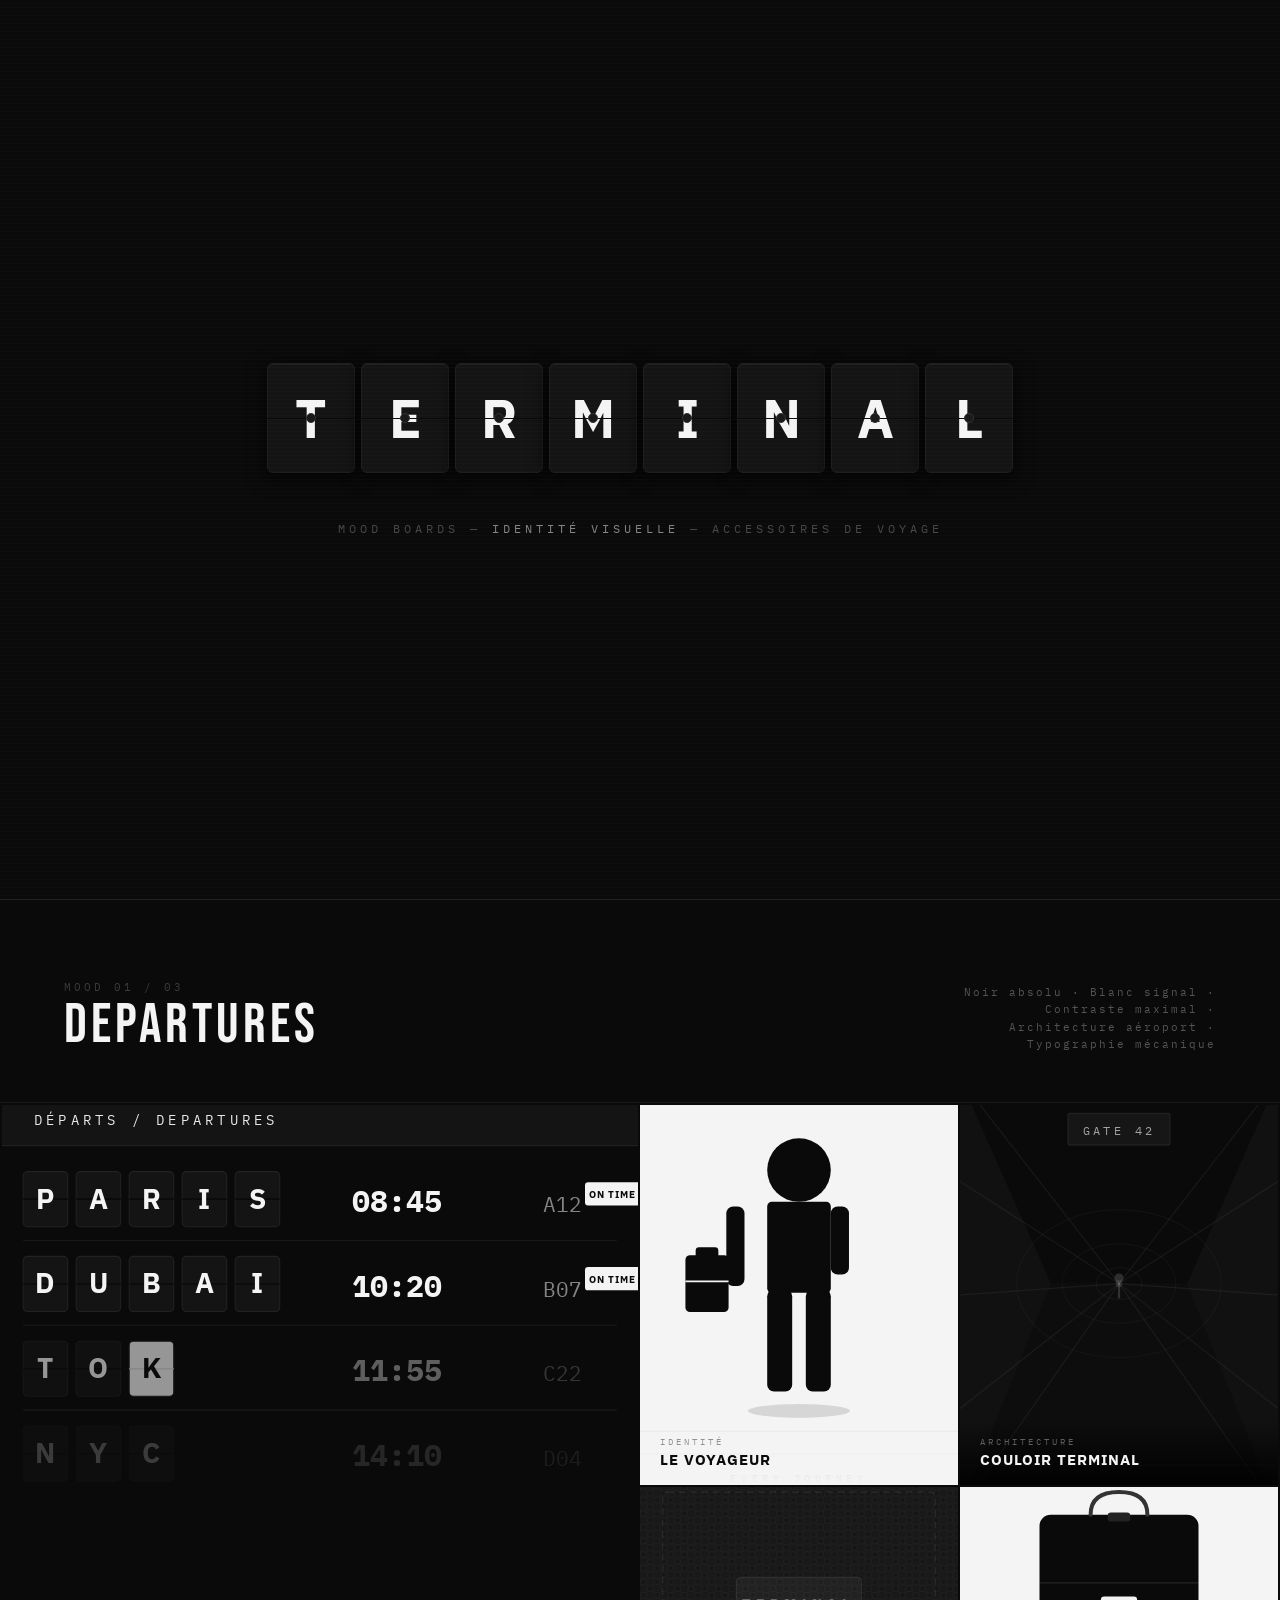
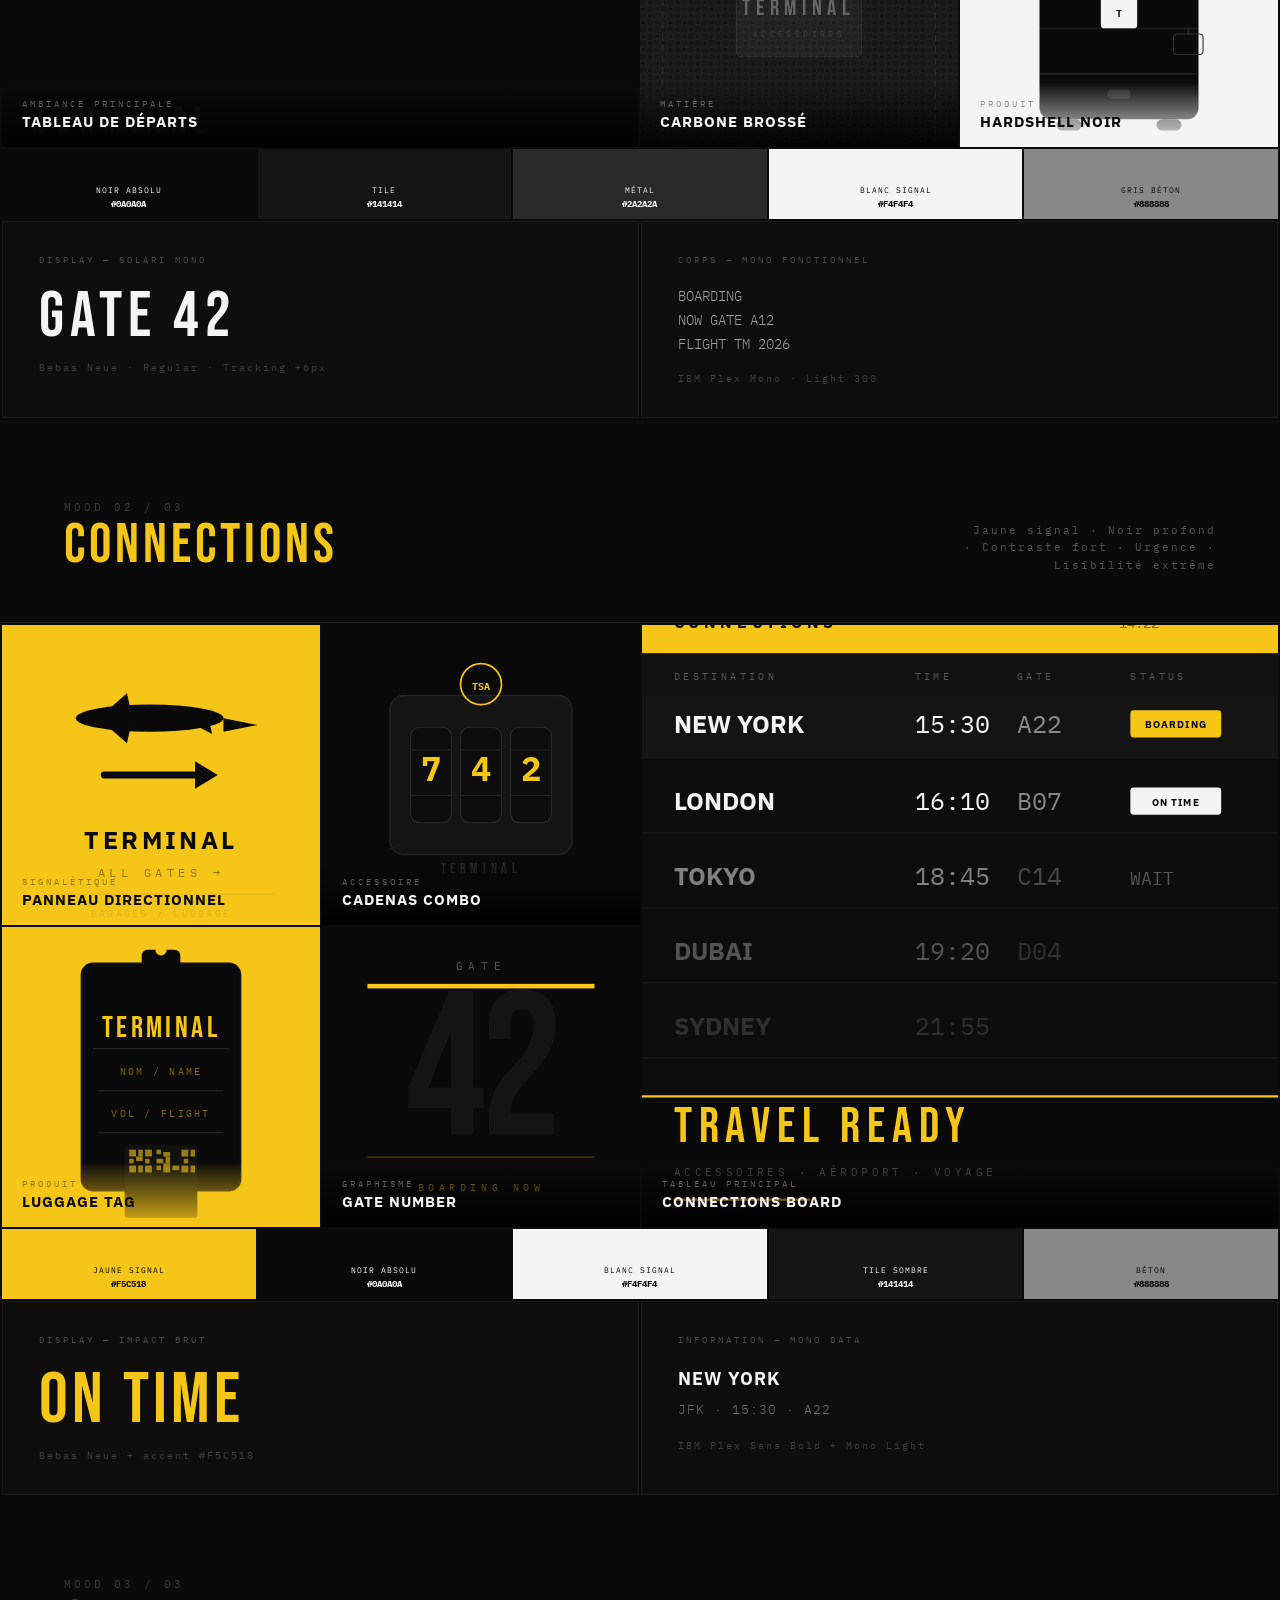
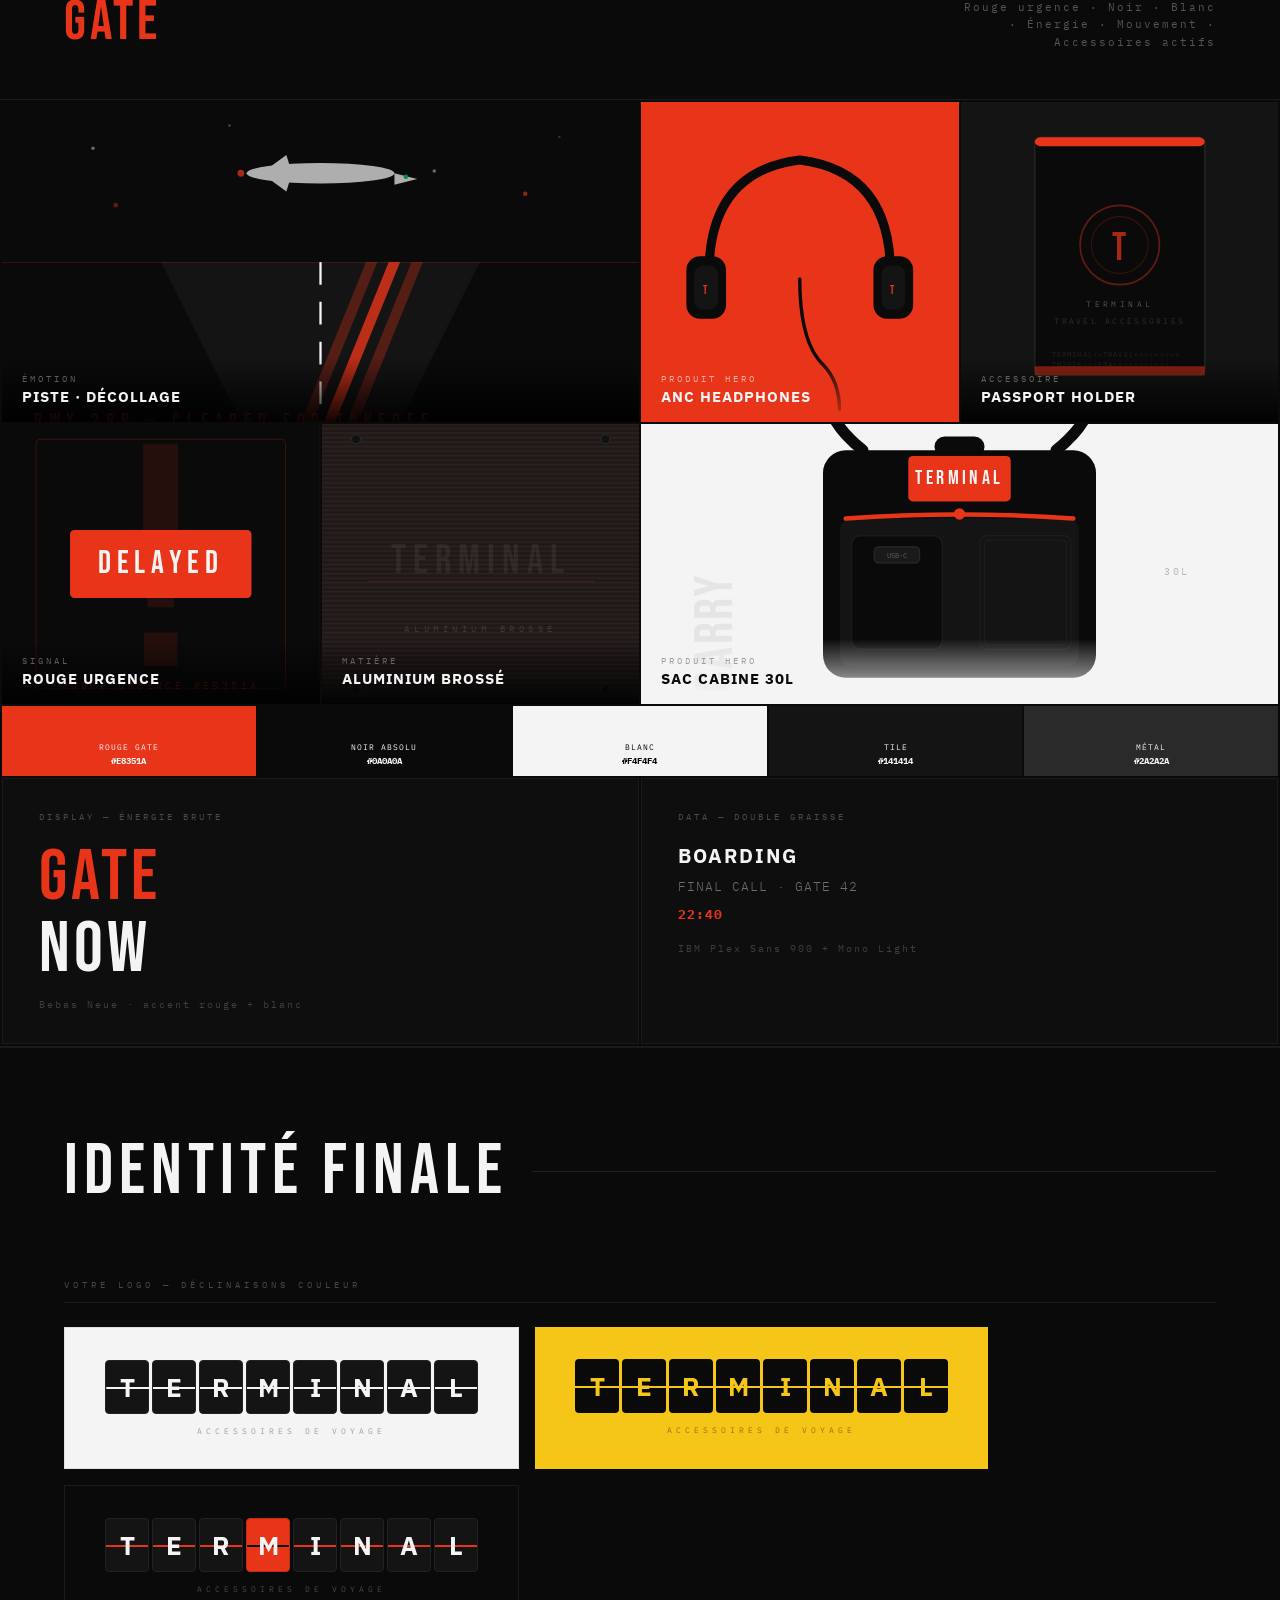
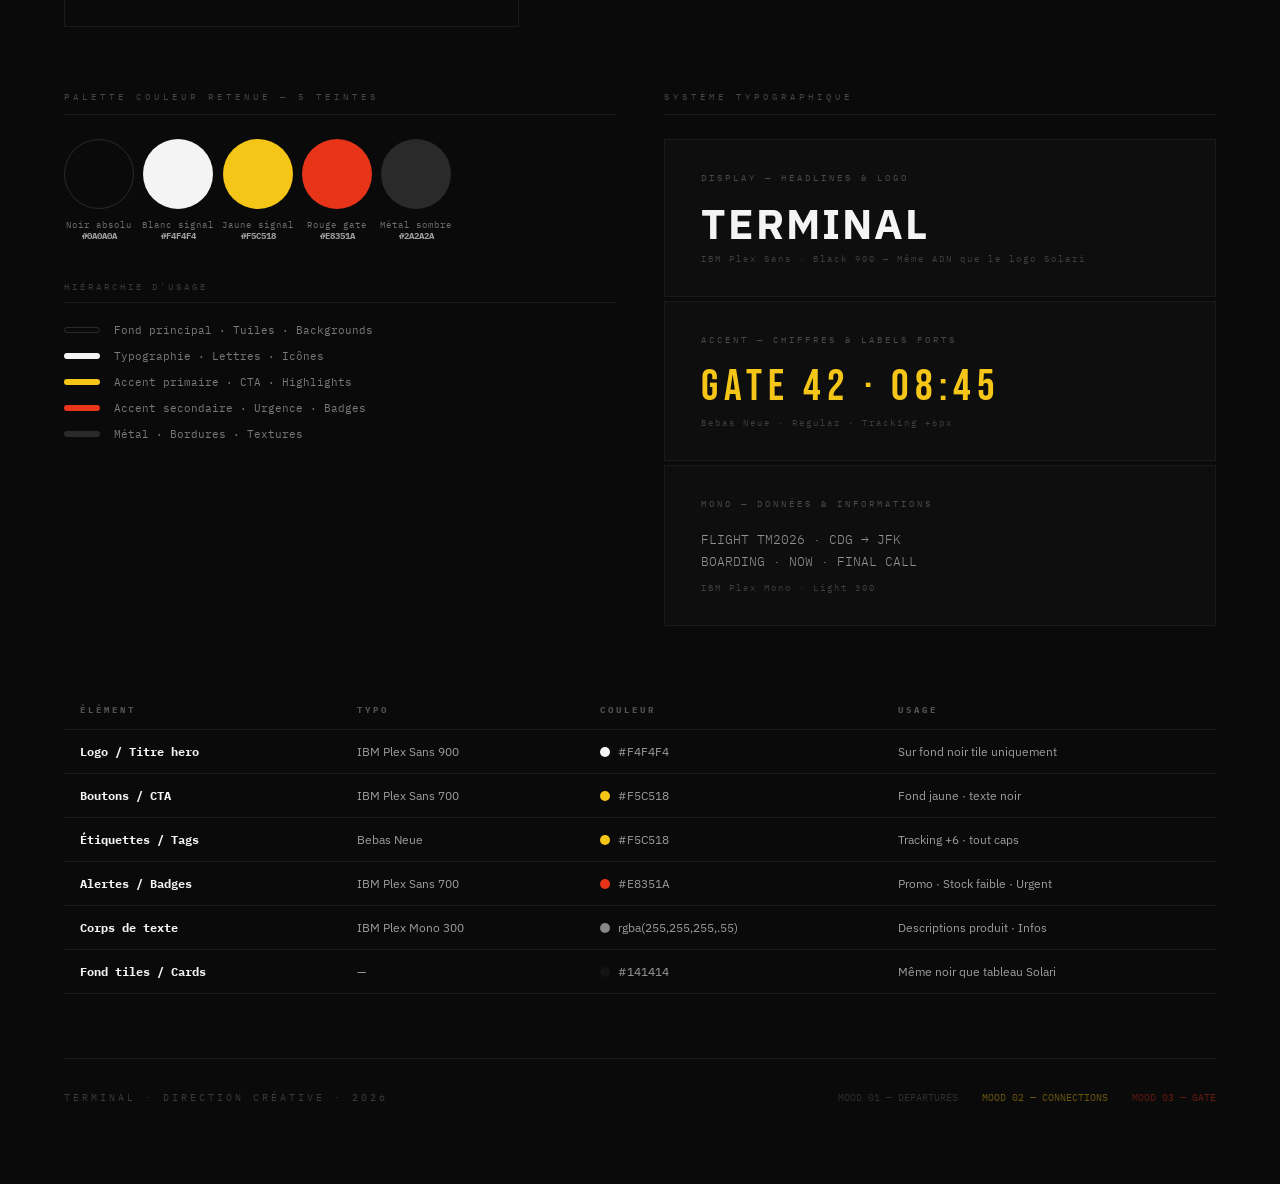
<file: moodboard.html>
<!DOCTYPE html>
<html lang="fr">
<head>
<meta charset="UTF-8">
<meta name="viewport" content="width=device-width, initial-scale=1.0">
<title>TERMINAL — Mood Boards Identité Visuelle</title>
<link href="https://fonts.googleapis.com/css2?family=IBM+Plex+Mono:wght@300;400;700&family=IBM+Plex+Sans:wght@300;400;700;900&family=Bebas+Neue&family=Space+Grotesk:wght@300;500;700&family=Inter:wght@300;400;700;900&display=swap" rel="stylesheet">
<style>
*, *::before, *::after { box-sizing: border-box; margin: 0; padding: 0; }

:root {
  --black: #0a0a0a;
  --white: #f4f4f4;
  --tile: #141414;
  --metal: #2a2a2a;
  --accent-yellow: #f5c518;
  --accent-red: #e8351a;
  --accent-green: #00c853;
}

body {
  background: var(--black);
  color: var(--white);
  font-family: 'IBM Plex Sans', sans-serif;
  overflow-x: hidden;
}

/* ─── HERO ─── */
.hero {
  height: 100vh;
  display: flex;
  flex-direction: column;
  align-items: center;
  justify-content: center;
  background: var(--black);
  border-bottom: 1px solid #222;
  position: relative;
  overflow: hidden;
}
/* scanlines */
.hero::after {
  content: '';
  position: absolute;
  inset: 0;
  background: repeating-linear-gradient(0deg, transparent, transparent 3px, rgba(255,255,255,.015) 3px, rgba(255,255,255,.015) 4px);
  pointer-events: none;
}

/* ── Solari tiles (logo recreation) ── */
.solari-row {
  display: flex;
  gap: 6px;
  margin-bottom: 48px;
}
.s-tile {
  width: 88px;
  height: 110px;
  background: var(--tile);
  border-radius: 6px;
  position: relative;
  display: flex;
  align-items: center;
  justify-content: center;
  box-shadow: 0 4px 20px rgba(0,0,0,.8), inset 0 1px 0 rgba(255,255,255,.05);
  border: 1px solid #1e1e1e;
}
/* hinge line */
.s-tile::before {
  content: '';
  position: absolute;
  left: -1px; right: -1px;
  top: 50%;
  height: 1px;
  background: var(--black);
  z-index: 2;
}
/* hinge bolts */
.s-tile::after {
  content: '';
  position: absolute;
  top: 50%;
  left: 50%;
  transform: translate(-50%, -50%);
  width: 10px;
  height: 10px;
  border-radius: 50%;
  background: #1a1a1a;
  border: 1px solid #333;
  z-index: 3;
}
.s-tile .letter {
  font-family: 'IBM Plex Sans', sans-serif;
  font-size: 54px;
  font-weight: 700;
  color: var(--white);
  line-height: 1;
  position: relative;
  z-index: 1;
}

.hero-sub {
  font-family: 'IBM Plex Mono', monospace;
  font-size: 12px;
  color: rgba(255,255,255,.25);
  letter-spacing: 4px;
  text-transform: uppercase;
}
.hero-sub span { color: rgba(255,255,255,.5); }

/* ─── SECTION HEADER ─── */
.sec-header {
  padding: 80px 64px 48px;
  display: flex;
  align-items: flex-end;
  gap: 24px;
  border-bottom: 1px solid #1a1a1a;
}
.sec-num {
  font-family: 'IBM Plex Mono', monospace;
  font-size: 11px;
  color: rgba(255,255,255,.2);
  letter-spacing: 3px;
  margin-bottom: 4px;
}
.sec-title {
  font-family: 'Bebas Neue', sans-serif;
  font-size: 56px;
  letter-spacing: 4px;
  line-height: 1;
}
.sec-desc {
  font-family: 'IBM Plex Mono', monospace;
  font-size: 11px;
  color: rgba(255,255,255,.3);
  letter-spacing: 2px;
  margin-left: auto;
  text-align: right;
  max-width: 260px;
  line-height: 1.6;
}

/* ─── GRID ─── */
.grid {
  display: grid;
  gap: 2px;
  padding: 2px;
}
.cell {
  position: relative;
  overflow: hidden;
  background: var(--tile);
}
.cell svg { width: 100%; height: 100%; display: block; }
.cell-label {
  position: absolute;
  bottom: 0; left: 0; right: 0;
  padding: 16px 20px;
  background: linear-gradient(to top, rgba(0,0,0,.9) 0%, transparent 100%);
}
.cell-tag {
  font-family: 'IBM Plex Mono', monospace;
  font-size: 9px;
  letter-spacing: 3px;
  color: rgba(255,255,255,.35);
  text-transform: uppercase;
  margin-bottom: 3px;
}
.cell-name {
  font-family: 'IBM Plex Sans', sans-serif;
  font-size: 15px;
  font-weight: 700;
  color: var(--white);
  letter-spacing: 1px;
  text-transform: uppercase;
}

/* ─── PALETTE BAR ─── */
.palette-bar {
  display: flex;
  height: 72px;
  gap: 2px;
  padding: 2px;
  padding-top: 0;
}
.swatch {
  flex: 1;
  display: flex;
  flex-direction: column;
  align-items: center;
  justify-content: flex-end;
  padding-bottom: 10px;
  gap: 3px;
}
.sw-name {
  font-family: 'IBM Plex Mono', monospace;
  font-size: 8px;
  letter-spacing: 1px;
  text-transform: uppercase;
}
.sw-hex {
  font-family: 'IBM Plex Mono', monospace;
  font-size: 9px;
  font-weight: 700;
}

/* ─── TYPO BLOCK ─── */
.typo-block {
  display: grid;
  grid-template-columns: 1fr 1fr;
  gap: 2px;
  padding: 2px;
  padding-top: 0;
}
.typo-cell {
  background: #0e0e0e;
  padding: 32px 36px;
  border: 1px solid #1a1a1a;
}
.typo-role {
  font-family: 'IBM Plex Mono', monospace;
  font-size: 9px;
  letter-spacing: 3px;
  color: rgba(255,255,255,.25);
  text-transform: uppercase;
  margin-bottom: 20px;
}


/* ═══════════════════════════════════
   MB 1 — DEPARTURES (B&W pur)
═══════════════════════════════════ */
.mb1 { }
.mb1 .sec-title { color: var(--white); }

.mb1-grid {
  grid-template-columns: 2fr 1fr 1fr;
  grid-template-rows: 380px 260px;
}
.mb1-c1 { grid-column: 1; grid-row: 1 / 3; }
.mb1-c2 { grid-column: 2; grid-row: 1; }
.mb1-c3 { grid-column: 3; grid-row: 1; }
.mb1-c4 { grid-column: 2; grid-row: 2; }
.mb1-c5 { grid-column: 3; grid-row: 2; }


/* ═══════════════════════════════════
   MB 2 — CONNECTIONS (jaune signal)
═══════════════════════════════════ */
.mb2 { }
.mb2 .sec-title { color: var(--accent-yellow); }

.mb2-grid {
  grid-template-columns: 1fr 1fr 2fr;
  grid-template-rows: 300px 300px;
}
.mb2-c1 { grid-column: 1; grid-row: 1; }
.mb2-c2 { grid-column: 2; grid-row: 1; }
.mb2-c3 { grid-column: 3; grid-row: 1 / 3; }
.mb2-c4 { grid-column: 1; grid-row: 2; }
.mb2-c5 { grid-column: 2; grid-row: 2; }


/* ═══════════════════════════════════
   MB 3 — GATE (rouge + blanc)
═══════════════════════════════════ */
.mb3 { }
.mb3 .sec-title { color: var(--accent-red); }

.mb3-grid {
  grid-template-columns: 1fr 1fr 1fr 1fr;
  grid-template-rows: 320px 280px;
}
.mb3-c1 { grid-column: 1 / 3; grid-row: 1; }
.mb3-c2 { grid-column: 3; grid-row: 1; }
.mb3-c3 { grid-column: 4; grid-row: 1; }
.mb3-c4 { grid-column: 1; grid-row: 2; }
.mb3-c5 { grid-column: 2; grid-row: 2; }
.mb3-c6 { grid-column: 3 / 5; grid-row: 2; }

/* ─── IDENTITÉ FINALE ─── */
.final {
  background: var(--black);
  padding: 80px 64px;
  border-top: 2px solid #1a1a1a;
}
.final-title {
  font-family: 'Bebas Neue', sans-serif;
  font-size: 72px;
  letter-spacing: 6px;
  margin-bottom: 64px;
  display: flex;
  align-items: center;
  gap: 24px;
}
.final-title::after {
  content: '';
  flex: 1;
  height: 1px;
  background: #222;
}

.final-grid {
  display: grid;
  grid-template-columns: 1fr 1fr;
  gap: 48px;
  margin-bottom: 64px;
}

.f-section-label {
  font-family: 'IBM Plex Mono', monospace;
  font-size: 9px;
  letter-spacing: 4px;
  color: rgba(255,255,255,.25);
  text-transform: uppercase;
  margin-bottom: 24px;
  padding-bottom: 12px;
  border-bottom: 1px solid #1a1a1a;
}

.final-swatches {
  display: flex;
  gap: 8px;
  flex-wrap: wrap;
}
.f-swatch {
  display: flex;
  flex-direction: column;
  align-items: center;
  gap: 10px;
}
.f-circle {
  width: 70px;
  height: 70px;
  border-radius: 50%;
}
.f-swatch-label {
  text-align: center;
}
.f-swatch-name {
  font-family: 'IBM Plex Mono', monospace;
  font-size: 9px;
  color: rgba(255,255,255,.4);
  letter-spacing: 1px;
}
.f-swatch-hex {
  font-family: 'IBM Plex Mono', monospace;
  font-size: 9px;
  color: rgba(255,255,255,.6);
  font-weight: 700;
}

/* Logo mock */
.logo-section {
  margin-top: 64px;
  border-top: 1px solid #1a1a1a;
  padding-top: 64px;
}
.logo-row {
  display: flex;
  gap: 16px;
  flex-wrap: wrap;
  margin-top: 24px;
}
.logo-variant {
  padding: 32px 40px;
  display: flex;
  flex-direction: column;
  align-items: center;
  gap: 12px;
}
.logo-tiles {
  display: flex;
  gap: 3px;
}
.l-tile {
  width: 44px;
  height: 54px;
  border-radius: 4px;
  display: flex;
  align-items: center;
  justify-content: center;
  position: relative;
}
.l-tile::before {
  content: '';
  position: absolute;
  left: 0; right: 0;
  top: 50%;
  height: 1px;
  z-index: 2;
}
.l-tile .l-letter {
  font-family: 'IBM Plex Sans', sans-serif;
  font-size: 26px;
  font-weight: 700;
  position: relative;
  z-index: 1;
}
.logo-tagline-text {
  font-family: 'IBM Plex Mono', monospace;
  font-size: 8px;
  letter-spacing: 4px;
  text-transform: uppercase;
}

/* usage table */
.usage-table {
  width: 100%;
  border-collapse: collapse;
  margin-top: 48px;
}
.usage-table td, .usage-table th {
  padding: 14px 16px;
  text-align: left;
  border-bottom: 1px solid #1a1a1a;
  font-size: 12px;
}
.usage-table th {
  font-family: 'IBM Plex Mono', monospace;
  font-size: 9px;
  letter-spacing: 3px;
  color: rgba(255,255,255,.3);
  text-transform: uppercase;
}
.usage-table td { color: rgba(255,255,255,.6); }
.usage-table td:first-child {
  font-family: 'IBM Plex Mono', monospace;
  font-weight: 700;
  color: var(--white);
}
.dot { display: inline-block; width: 10px; height: 10px; border-radius: 50%; margin-right: 8px; vertical-align: middle; }

</style>
</head>
<body>

<!-- ══ HERO ══ -->
<section class="hero">
  <div class="solari-row">
    <div class="s-tile"><span class="letter">T</span></div>
    <div class="s-tile"><span class="letter">E</span></div>
    <div class="s-tile"><span class="letter">R</span></div>
    <div class="s-tile"><span class="letter">M</span></div>
    <div class="s-tile"><span class="letter">I</span></div>
    <div class="s-tile"><span class="letter">N</span></div>
    <div class="s-tile"><span class="letter">A</span></div>
    <div class="s-tile"><span class="letter">L</span></div>
  </div>
  <p class="hero-sub">Mood Boards — <span>Identité Visuelle</span> — Accessoires de voyage</p>
</section>


<!-- ══════════════════════════════════════
     MB 1 — DEPARTURES
     Noir & blanc pur — graphique — brut
════════════════════════════════════════ -->
<section class="mb1">
  <div class="sec-header">
    <div>
      <div class="sec-num">MOOD 01 / 03</div>
      <div class="sec-title">DEPARTURES</div>
    </div>
    <div class="sec-desc">Noir absolu · Blanc signal · Contraste maximal · Architecture aéroport · Typographie mécanique</div>
  </div>

  <div class="grid mb1-grid">

    <!-- C1 — Grand tableau Solari animé -->
    <div class="cell mb1-c1">
      <svg viewBox="0 0 600 640" preserveAspectRatio="xMidYMid slice" xmlns="http://www.w3.org/2000/svg">
        <rect width="600" height="640" fill="#0a0a0a"/>
        <!-- Departures board header -->
        <rect x="0" y="0" width="600" height="56" fill="#141414"/>
        <text x="30" y="36" font-family="'IBM Plex Mono',monospace" font-size="13" fill="rgba(255,255,255,.9)" letter-spacing="4">DÉPARTS / DEPARTURES</text>
        <rect x="0" y="55" width="600" height="1" fill="#222"/>

        <!-- Rows of flip tiles -->
        <!-- Row 1 -->
        <g transform="translate(20,80)">
          <!-- tiles for PARIS -->
          <rect x="0" y="0" width="42" height="52" rx="4" fill="#141414" stroke="#222" stroke-width="1"/>
          <line x1="0" y1="26" x2="42" y2="26" stroke="#0a0a0a" stroke-width="1.5"/>
          <text x="21" y="35" text-anchor="middle" font-family="'IBM Plex Sans',sans-serif" font-size="26" font-weight="700" fill="#f4f4f4">P</text>
          <rect x="50" y="0" width="42" height="52" rx="4" fill="#141414" stroke="#222" stroke-width="1"/>
          <line x1="50" y1="26" x2="92" y2="26" stroke="#0a0a0a" stroke-width="1.5"/>
          <text x="71" y="35" text-anchor="middle" font-family="'IBM Plex Sans',sans-serif" font-size="26" font-weight="700" fill="#f4f4f4">A</text>
          <rect x="100" y="0" width="42" height="52" rx="4" fill="#141414" stroke="#222" stroke-width="1"/>
          <line x1="100" y1="26" x2="142" y2="26" stroke="#0a0a0a" stroke-width="1.5"/>
          <text x="121" y="35" text-anchor="middle" font-family="'IBM Plex Sans',sans-serif" font-size="26" font-weight="700" fill="#f4f4f4">R</text>
          <rect x="150" y="0" width="42" height="52" rx="4" fill="#141414" stroke="#222" stroke-width="1"/>
          <line x1="150" y1="26" x2="192" y2="26" stroke="#0a0a0a" stroke-width="1.5"/>
          <text x="171" y="35" text-anchor="middle" font-family="'IBM Plex Sans',sans-serif" font-size="26" font-weight="700" fill="#f4f4f4">I</text>
          <rect x="200" y="0" width="42" height="52" rx="4" fill="#141414" stroke="#222" stroke-width="1"/>
          <line x1="200" y1="26" x2="242" y2="26" stroke="#0a0a0a" stroke-width="1.5"/>
          <text x="221" y="35" text-anchor="middle" font-family="'IBM Plex Sans',sans-serif" font-size="26" font-weight="700" fill="#f4f4f4">S</text>
          <!-- time -->
          <text x="310" y="38" font-family="'IBM Plex Mono',monospace" font-size="28" font-weight="700" fill="#f4f4f4">08:45</text>
          <!-- gate -->
          <text x="490" y="38" font-family="'IBM Plex Mono',monospace" font-size="20" fill="rgba(255,255,255,.5)">A12</text>
          <!-- status -->
          <rect x="530" y="10" width="52" height="22" rx="3" fill="#f4f4f4"/>
          <text x="556" y="25" text-anchor="middle" font-family="'IBM Plex Sans',sans-serif" font-size="9" font-weight="700" fill="#0a0a0a" letter-spacing="1">ON TIME</text>
        </g>

        <!-- divider line -->
        <line x1="20" y1="145" x2="580" y2="145" stroke="#1a1a1a" stroke-width="1"/>

        <!-- Row 2 -->
        <g transform="translate(20,160)">
          <rect x="0" y="0" width="42" height="52" rx="4" fill="#141414" stroke="#222" stroke-width="1"/>
          <line x1="0" y1="26" x2="42" y2="26" stroke="#0a0a0a" stroke-width="1.5"/>
          <text x="21" y="35" text-anchor="middle" font-family="'IBM Plex Sans',sans-serif" font-size="26" font-weight="700" fill="#f4f4f4">D</text>
          <rect x="50" y="0" width="42" height="52" rx="4" fill="#141414" stroke="#222" stroke-width="1"/>
          <line x1="50" y1="26" x2="92" y2="26" stroke="#0a0a0a" stroke-width="1.5"/>
          <text x="71" y="35" text-anchor="middle" font-family="'IBM Plex Sans',sans-serif" font-size="26" font-weight="700" fill="#f4f4f4">U</text>
          <rect x="100" y="0" width="42" height="52" rx="4" fill="#141414" stroke="#222" stroke-width="1"/>
          <line x1="100" y1="26" x2="142" y2="26" stroke="#0a0a0a" stroke-width="1.5"/>
          <text x="121" y="35" text-anchor="middle" font-family="'IBM Plex Sans',sans-serif" font-size="26" font-weight="700" fill="#f4f4f4">B</text>
          <rect x="150" y="0" width="42" height="52" rx="4" fill="#141414" stroke="#222" stroke-width="1"/>
          <line x1="150" y1="26" x2="192" y2="26" stroke="#0a0a0a" stroke-width="1.5"/>
          <text x="171" y="35" text-anchor="middle" font-family="'IBM Plex Sans',sans-serif" font-size="26" font-weight="700" fill="#f4f4f4">A</text>
          <rect x="200" y="0" width="42" height="52" rx="4" fill="#141414" stroke="#222" stroke-width="1"/>
          <line x1="200" y1="26" x2="242" y2="26" stroke="#0a0a0a" stroke-width="1.5"/>
          <text x="221" y="35" text-anchor="middle" font-family="'IBM Plex Sans',sans-serif" font-size="26" font-weight="700" fill="#f4f4f4">I</text>
          <text x="310" y="38" font-family="'IBM Plex Mono',monospace" font-size="28" font-weight="700" fill="#f4f4f4">10:20</text>
          <text x="490" y="38" font-family="'IBM Plex Mono',monospace" font-size="20" fill="rgba(255,255,255,.5)">B07</text>
          <rect x="530" y="10" width="52" height="22" rx="3" fill="#f4f4f4"/>
          <text x="556" y="25" text-anchor="middle" font-family="'IBM Plex Sans',sans-serif" font-size="9" font-weight="700" fill="#0a0a0a" letter-spacing="1">ON TIME</text>
        </g>

        <line x1="20" y1="225" x2="580" y2="225" stroke="#1a1a1a" stroke-width="1"/>

        <!-- Row 3 — en cours de flip (blurred) -->
        <g transform="translate(20,240)" opacity=".6">
          <rect x="0" y="0" width="42" height="52" rx="4" fill="#141414" stroke="#222" stroke-width="1"/>
          <line x1="0" y1="26" x2="42" y2="26" stroke="#0a0a0a" stroke-width="1.5"/>
          <text x="21" y="35" text-anchor="middle" font-family="'IBM Plex Sans',sans-serif" font-size="26" font-weight="700" fill="#f4f4f4">T</text>
          <rect x="50" y="0" width="42" height="52" rx="4" fill="#141414" stroke="#222" stroke-width="1"/>
          <line x1="50" y1="26" x2="92" y2="26" stroke="#0a0a0a" stroke-width="1.5"/>
          <text x="71" y="35" text-anchor="middle" font-family="'IBM Plex Sans',sans-serif" font-size="26" font-weight="700" fill="#f4f4f4">O</text>
          <rect x="100" y="0" width="42" height="52" rx="4" fill="#f4f4f4" stroke="#222" stroke-width="1"/>
          <line x1="100" y1="26" x2="142" y2="26" stroke="#ddd" stroke-width="1.5"/>
          <text x="121" y="35" text-anchor="middle" font-family="'IBM Plex Sans',sans-serif" font-size="26" font-weight="700" fill="#0a0a0a">K</text>
          <text x="310" y="38" font-family="'IBM Plex Mono',monospace" font-size="28" font-weight="700" fill="rgba(244,244,244,.6)">11:55</text>
          <text x="490" y="38" font-family="'IBM Plex Mono',monospace" font-size="20" fill="rgba(255,255,255,.3)">C22</text>
        </g>

        <line x1="20" y1="305" x2="580" y2="305" stroke="#1a1a1a" stroke-width="1"/>

        <!-- Row 4 -->
        <g transform="translate(20,320)" opacity=".4">
          <rect x="0" y="0" width="42" height="52" rx="4" fill="#141414" stroke="#1a1a1a" stroke-width="1"/>
          <line x1="0" y1="26" x2="42" y2="26" stroke="#0a0a0a" stroke-width="1"/>
          <text x="21" y="35" text-anchor="middle" font-family="'IBM Plex Sans',sans-serif" font-size="26" font-weight="700" fill="rgba(244,244,244,.5)">N</text>
          <rect x="50" y="0" width="42" height="52" rx="4" fill="#141414" stroke="#1a1a1a" stroke-width="1"/>
          <line x1="50" y1="26" x2="92" y2="26" stroke="#0a0a0a" stroke-width="1"/>
          <text x="71" y="35" text-anchor="middle" font-family="'IBM Plex Sans',sans-serif" font-size="26" font-weight="700" fill="rgba(244,244,244,.5)">Y</text>
          <rect x="100" y="0" width="42" height="52" rx="4" fill="#141414" stroke="#1a1a1a" stroke-width="1"/>
          <line x1="100" y1="26" x2="142" y2="26" stroke="#0a0a0a" stroke-width="1"/>
          <text x="121" y="35" text-anchor="middle" font-family="'IBM Plex Sans',sans-serif" font-size="26" font-weight="700" fill="rgba(244,244,244,.5)">C</text>
          <text x="310" y="38" font-family="'IBM Plex Mono',monospace" font-size="28" font-weight="700" fill="rgba(244,244,244,.3)">14:10</text>
          <text x="490" y="38" font-family="'IBM Plex Mono',monospace" font-size="20" fill="rgba(255,255,255,.2)">D04</text>
        </g>

        <!-- Brand watermark -->
        <text x="30" y="610" font-family="'Bebas Neue',sans-serif" font-size="36" fill="rgba(255,255,255,.04)" letter-spacing="8">TERMINAL</text>
      </svg>
      <div class="cell-label">
        <div class="cell-tag">Ambiance principale</div>
        <div class="cell-name">Tableau de départs</div>
      </div>
    </div>

    <!-- C2 — Silhouette voyageur -->
    <div class="cell mb1-c2">
      <svg viewBox="0 0 280 380" preserveAspectRatio="xMidYMid slice" xmlns="http://www.w3.org/2000/svg">
        <rect width="280" height="380" fill="#f4f4f4"/>
        <!-- Silhouette noire voyageur avec bagage -->
        <ellipse cx="140" cy="80" rx="28" ry="28" fill="#0a0a0a"/>
        <!-- corps -->
        <rect x="112" y="108" width="56" height="80" rx="4" fill="#0a0a0a"/>
        <!-- bras gauche avec valise -->
        <rect x="76" y="112" width="16" height="70" rx="6" fill="#0a0a0a"/>
        <!-- valise -->
        <rect x="40" y="155" width="38" height="50" rx="4" fill="#0a0a0a"/>
        <rect x="49" y="148" width="20" height="10" rx="3" fill="#0a0a0a"/>
        <line x1="40" y1="178" x2="78" y2="178" stroke="#f4f4f4" stroke-width="1.5"/>
        <!-- bras droit -->
        <rect x="168" y="112" width="16" height="60" rx="6" fill="#0a0a0a"/>
        <!-- jambes -->
        <rect x="112" y="185" width="22" height="90" rx="6" fill="#0a0a0a"/>
        <rect x="146" y="185" width="22" height="90" rx="6" fill="#0a0a0a"/>
        <!-- shadow -->
        <ellipse cx="140" cy="292" rx="45" ry="6" fill="rgba(0,0,0,.12)"/>
        <!-- Grid lines (sol) -->
        <g stroke="rgba(0,0,0,.06)" stroke-width="1">
          <line x1="0" y1="310" x2="280" y2="310"/>
          <line x1="0" y1="330" x2="280" y2="330"/>
          <line x1="0" y1="350" x2="280" y2="350"/>
          <line x1="0" y1="370" x2="280" y2="370"/>
        </g>
        <!-- label -->
        <text x="140" y="355" text-anchor="middle" font-family="'IBM Plex Mono',monospace" font-size="9" fill="rgba(0,0,0,.25)" letter-spacing="4">EVERY JOURNEY</text>
      </svg>
      <div class="cell-label" style="background:linear-gradient(to top, rgba(244,244,244,.95), transparent)">
        <div class="cell-tag" style="color:rgba(0,0,0,.4);">Identité</div>
        <div class="cell-name" style="color:#0a0a0a;">Le voyageur</div>
      </div>
    </div>

    <!-- C3 — Architecture aéroport -->
    <div class="cell mb1-c3">
      <svg viewBox="0 0 280 380" preserveAspectRatio="xMidYMid slice" xmlns="http://www.w3.org/2000/svg">
        <rect width="280" height="380" fill="#141414"/>
        <!-- Perspective corridor -->
        <!-- Plafond -->
        <polygon points="0,0 280,0 200,180 80,180" fill="#0a0a0a"/>
        <!-- Sol -->
        <polygon points="0,380 280,380 200,180 80,180" fill="#0d0d0d"/>
        <!-- Murs côté gauche -->
        <polygon points="0,0 80,180 0,380" fill="#111"/>
        <!-- Murs côté droit -->
        <polygon points="280,0 200,180 280,380" fill="#111"/>
        <!-- Point de fuite -->
        <circle cx="140" cy="180" r="3" fill="rgba(255,255,255,.1)"/>
        <!-- Lignes de perspective -->
        <g stroke="rgba(255,255,255,.06)" stroke-width="1">
          <line x1="0" y1="0" x2="140" y2="180"/>
          <line x1="280" y1="0" x2="140" y2="180"/>
          <line x1="0" y1="380" x2="140" y2="180"/>
          <line x1="280" y1="380" x2="140" y2="180"/>
          <line x1="0" y1="90" x2="140" y2="180"/>
          <line x1="280" y1="90" x2="140" y2="180"/>
          <line x1="0" y1="190" x2="140" y2="180"/>
          <line x1="280" y1="190" x2="140" y2="180"/>
          <line x1="0" y1="290" x2="140" y2="180"/>
          <line x1="280" y1="290" x2="140" y2="180"/>
        </g>
        <!-- Horizontal depth lines -->
        <ellipse cx="140" cy="180" rx="20" ry="14" fill="none" stroke="rgba(255,255,255,.04)"/>
        <ellipse cx="140" cy="180" rx="50" ry="35" fill="none" stroke="rgba(255,255,255,.03)"/>
        <ellipse cx="140" cy="180" rx="90" ry="65" fill="none" stroke="rgba(255,255,255,.03)"/>
        <!-- Gate sign -->
        <rect x="95" y="30" width="90" height="28" rx="2" fill="rgba(255,255,255,.05)" stroke="rgba(255,255,255,.08)" stroke-width="1"/>
        <text x="140" y="49" text-anchor="middle" font-family="'IBM Plex Mono',monospace" font-size="11" fill="rgba(255,255,255,.6)" letter-spacing="3">GATE 42</text>
        <!-- Walking figure far -->
        <ellipse cx="140" cy="175" rx="4" ry="4" fill="rgba(255,255,255,.15)"/>
        <line x1="140" y1="179" x2="140" y2="193" stroke="rgba(255,255,255,.15)" stroke-width="2"/>
        <!-- Floor lines -->
        <line x1="0" y1="340" x2="280" y2="340" stroke="rgba(255,255,255,.04)" stroke-width="1"/>
        <line x1="0" y1="360" x2="280" y2="360" stroke="rgba(255,255,255,.03)" stroke-width="1"/>
      </svg>
      <div class="cell-label">
        <div class="cell-tag">Architecture</div>
        <div class="cell-name">Couloir terminal</div>
      </div>
    </div>

    <!-- C4 — Texture carbone / matière -->
    <div class="cell mb1-c4">
      <svg viewBox="0 0 280 260" preserveAspectRatio="xMidYMid slice" xmlns="http://www.w3.org/2000/svg">
        <defs>
          <pattern id="carbon" x="0" y="0" width="12" height="12" patternUnits="userSpaceOnUse">
            <rect width="12" height="12" fill="#141414"/>
            <rect x="0" y="0" width="6" height="6" fill="#1a1a1a"/>
            <rect x="6" y="6" width="6" height="6" fill="#1a1a1a"/>
            <rect x="1" y="1" width="4" height="4" fill="#111" rx="1"/>
            <rect x="7" y="7" width="4" height="4" fill="#111" rx="1"/>
          </pattern>
        </defs>
        <rect width="280" height="260" fill="url(#carbon)"/>
        <rect width="280" height="260" fill="rgba(255,255,255,.02)"/>
        <!-- Stitching border -->
        <rect x="20" y="20" width="240" height="220" fill="none" stroke="rgba(255,255,255,.08)" stroke-width="1" stroke-dasharray="6,4" rx="4"/>
        <!-- Brand stamp -->
        <rect x="85" y="95" width="110" height="70" rx="4" fill="rgba(255,255,255,.04)" stroke="rgba(255,255,255,.08)" stroke-width="1"/>
        <text x="140" y="128" text-anchor="middle" font-family="'Bebas Neue',sans-serif" font-size="20" fill="rgba(255,255,255,.3)" letter-spacing="5">TERMINAL</text>
        <text x="140" y="148" text-anchor="middle" font-family="'IBM Plex Mono',monospace" font-size="7" fill="rgba(255,255,255,.15)" letter-spacing="3">ACCESSOIRES</text>
      </svg>
      <div class="cell-label">
        <div class="cell-tag">Matière</div>
        <div class="cell-name">Carbone brossé</div>
      </div>
    </div>

    <!-- C5 — Produit valise B&W -->
    <div class="cell mb1-c5" style="background:#f4f4f4;">
      <svg viewBox="0 0 280 260" preserveAspectRatio="xMidYMid slice" xmlns="http://www.w3.org/2000/svg">
        <rect width="280" height="260" fill="#f4f4f4"/>
        <!-- Valise dure noire -->
        <rect x="70" y="40" width="140" height="180" rx="10" fill="#0a0a0a"/>
        <!-- Reliefs horizontaux -->
        <line x1="70" y1="100" x2="210" y2="100" stroke="rgba(255,255,255,.08)" stroke-width="1.5"/>
        <line x1="70" y1="140" x2="210" y2="140" stroke="rgba(255,255,255,.08)" stroke-width="1.5"/>
        <line x1="70" y1="180" x2="210" y2="180" stroke="rgba(255,255,255,.08)" stroke-width="1.5"/>
        <!-- Fermetures -->
        <rect x="130" y="38" width="20" height="8" rx="3" fill="#222"/>
        <rect x="130" y="194" width="20" height="8" rx="3" fill="#222"/>
        <!-- Serrure centrale -->
        <rect x="124" y="112" width="32" height="28" rx="3" fill="#f4f4f4"/>
        <text x="140" y="130" text-anchor="middle" font-family="'IBM Plex Mono',monospace" font-size="9" fill="#0a0a0a" font-weight="700">T</text>
        <!-- Poignée -->
        <path d="M115,40 Q115,20 140,20 Q165,20 165,40" fill="none" stroke="#333" stroke-width="3.5" stroke-linecap="round"/>
        <!-- Roulettes -->
        <rect x="85" y="220" width="22" height="10" rx="5" fill="#333"/>
        <rect x="173" y="220" width="22" height="10" rx="5" fill="#333"/>
        <!-- Tag -->
        <rect x="188" y="145" width="26" height="18" rx="3" fill="none" stroke="#333" stroke-width="1"/>
        <line x1="201" y1="140" x2="201" y2="146" stroke="#333" stroke-width="1"/>
      </svg>
      <div class="cell-label" style="background:linear-gradient(to top, rgba(244,244,244,.9), transparent)">
        <div class="cell-tag" style="color:rgba(0,0,0,.4);">Produit</div>
        <div class="cell-name" style="color:#0a0a0a;">Hardshell noir</div>
      </div>
    </div>

  </div><!-- /mb1-grid -->

  <!-- Palette -->
  <div class="palette-bar">
    <div class="swatch" style="background:#0a0a0a;"><span class="sw-name">Noir absolu</span><span class="sw-hex">#0A0A0A</span></div>
    <div class="swatch" style="background:#141414;"><span class="sw-name">Tile</span><span class="sw-hex">#141414</span></div>
    <div class="swatch" style="background:#2a2a2a;color:#f4f4f4;"><span class="sw-name">Métal</span><span class="sw-hex">#2A2A2A</span></div>
    <div class="swatch" style="background:#f4f4f4;color:#0a0a0a;"><span class="sw-name" style="color:#0a0a0a;">Blanc signal</span><span class="sw-hex" style="color:#0a0a0a;">#F4F4F4</span></div>
    <div class="swatch" style="background:#888;color:#0a0a0a;"><span class="sw-name" style="color:#0a0a0a;">Gris béton</span><span class="sw-hex" style="color:#0a0a0a;">#888888</span></div>
  </div>

  <!-- Typo -->
  <div class="typo-block">
    <div class="typo-cell">
      <div class="typo-role">Display — Solari mono</div>
      <div style="font-family:'Bebas Neue',sans-serif;font-size:64px;letter-spacing:6px;line-height:1;color:#f4f4f4;">GATE 42</div>
      <div style="margin-top:12px;font-family:'IBM Plex Mono',monospace;font-size:10px;color:rgba(255,255,255,.2);letter-spacing:2px;">Bebas Neue · Regular · Tracking +6px</div>
    </div>
    <div class="typo-cell">
      <div class="typo-role">Corps — Mono fonctionnel</div>
      <div style="font-family:'IBM Plex Mono',monospace;font-size:14px;color:rgba(255,255,255,.6);line-height:1.7;font-weight:300;">BOARDING<br>NOW GATE A12<br>FLIGHT TM 2026</div>
      <div style="margin-top:16px;font-family:'IBM Plex Mono',monospace;font-size:10px;color:rgba(255,255,255,.2);letter-spacing:2px;">IBM Plex Mono · Light 300</div>
    </div>
  </div>

</section>


<!-- ══════════════════════════════════════
     MB 2 — CONNECTIONS
     Noir + jaune signal d'aéroport
════════════════════════════════════════ -->
<section class="mb2">
  <div class="sec-header">
    <div>
      <div class="sec-num">MOOD 02 / 03</div>
      <div class="sec-title" style="color:#f5c518;">CONNECTIONS</div>
    </div>
    <div class="sec-desc">Jaune signal · Noir profond · Contraste fort · Urgence · Lisibilité extrême</div>
  </div>

  <div class="grid mb2-grid">

    <!-- C1 — Signalétique aéroport -->
    <div class="cell mb2-c1" style="background:#f5c518;">
      <svg viewBox="0 0 280 300" preserveAspectRatio="xMidYMid slice" xmlns="http://www.w3.org/2000/svg">
        <rect width="280" height="300" fill="#f5c518"/>
        <!-- Airport pictograms -->
        <!-- Airplane icon -->
        <g transform="translate(50,60)">
          <ellipse cx="80" cy="40" rx="65" ry="12" fill="#0a0a0a"/>
          <polygon points="145,40 175,46 145,52" fill="#0a0a0a"/>
          <polygon points="35,40 60,62 65,40" fill="#0a0a0a"/>
          <polygon points="35,40 60,18 65,40" fill="#0a0a0a"/>
          <polygon points="120,46 135,54 132,40" fill="#0a0a0a"/>
        </g>
        <!-- Arrow right -->
        <g transform="translate(90,130)">
          <line x1="0" y1="20" x2="80" y2="20" stroke="#0a0a0a" stroke-width="6" stroke-linecap="round"/>
          <polygon points="80,8 100,20 80,32" fill="#0a0a0a"/>
        </g>
        <!-- Text -->
        <text x="140" y="215" text-anchor="middle" font-family="'IBM Plex Sans',sans-serif" font-size="22" font-weight="900" fill="#0a0a0a" letter-spacing="3">TERMINAL</text>
        <text x="140" y="240" text-anchor="middle" font-family="'IBM Plex Mono',monospace" font-size="11" fill="rgba(0,0,0,.5)" letter-spacing="4">ALL GATES →</text>
        <!-- Divider -->
        <line x1="40" y1="255" x2="240" y2="255" stroke="rgba(0,0,0,.15)" stroke-width="1"/>
        <text x="140" y="275" text-anchor="middle" font-family="'IBM Plex Mono',monospace" font-size="9" fill="rgba(0,0,0,.4)" letter-spacing="2">BAGAGES / LUGGAGE</text>
      </svg>
      <div class="cell-label" style="background:linear-gradient(to top,rgba(245,197,24,.95),transparent)">
        <div class="cell-tag" style="color:rgba(0,0,0,.4);">Signalétique</div>
        <div class="cell-name" style="color:#0a0a0a;">Panneau directionnel</div>
      </div>
    </div>

    <!-- C2 — Close up serrure/détail -->
    <div class="cell mb2-c2" style="background:#0a0a0a;">
      <svg viewBox="0 0 280 300" preserveAspectRatio="xMidYMid slice" xmlns="http://www.w3.org/2000/svg">
        <rect width="280" height="300" fill="#0a0a0a"/>
        <!-- Lock combination macro -->
        <rect x="60" y="80" width="160" height="140" rx="12" fill="#141414" stroke="#222" stroke-width="1.5"/>
        <!-- 3 dials -->
        <rect x="78" y="108" width="36" height="84" rx="8" fill="#0d0d0d" stroke="#2a2a2a" stroke-width="1"/>
        <text x="96" y="155" text-anchor="middle" font-family="'IBM Plex Sans',sans-serif" font-size="30" font-weight="700" fill="#f5c518">7</text>
        <line x1="78" y1="128" x2="114" y2="128" stroke="#222" stroke-width="1"/>
        <line x1="78" y1="168" x2="114" y2="168" stroke="#222" stroke-width="1"/>

        <rect x="122" y="108" width="36" height="84" rx="8" fill="#0d0d0d" stroke="#2a2a2a" stroke-width="1"/>
        <text x="140" y="155" text-anchor="middle" font-family="'IBM Plex Sans',sans-serif" font-size="30" font-weight="700" fill="#f5c518">4</text>
        <line x1="122" y1="128" x2="158" y2="128" stroke="#222" stroke-width="1"/>
        <line x1="122" y1="168" x2="158" y2="168" stroke="#222" stroke-width="1"/>

        <rect x="166" y="108" width="36" height="84" rx="8" fill="#0d0d0d" stroke="#2a2a2a" stroke-width="1"/>
        <text x="184" y="155" text-anchor="middle" font-family="'IBM Plex Sans',sans-serif" font-size="30" font-weight="700" fill="#f5c518">2</text>
        <line x1="166" y1="128" x2="202" y2="128" stroke="#222" stroke-width="1"/>
        <line x1="166" y1="168" x2="202" y2="168" stroke="#222" stroke-width="1"/>

        <!-- Brand mark on lock -->
        <text x="140" y="236" text-anchor="middle" font-family="'Bebas Neue',sans-serif" font-size="12" fill="rgba(255,255,255,.12)" letter-spacing="4">TERMINAL</text>
        <!-- TSA logo placeholder -->
        <circle cx="140" cy="70" r="18" fill="none" stroke="#f5c518" stroke-width="1.5"/>
        <text x="140" y="75" text-anchor="middle" font-family="'IBM Plex Mono',monospace" font-size="9" fill="#f5c518" font-weight="700">TSA</text>
      </svg>
      <div class="cell-label">
        <div class="cell-tag">Accessoire</div>
        <div class="cell-name">Cadenas combo</div>
      </div>
    </div>

    <!-- C3 — Grand tableau connections -->
    <div class="cell mb2-c3" style="background:#0d0d0d;">
      <svg viewBox="0 0 560 600" preserveAspectRatio="xMidYMid slice" xmlns="http://www.w3.org/2000/svg">
        <rect width="560" height="600" fill="#0d0d0d"/>
        <!-- Header yellow -->
        <rect x="0" y="0" width="560" height="60" fill="#f5c518"/>
        <text x="28" y="38" font-family="'IBM Plex Sans',sans-serif" font-size="14" font-weight="900" fill="#0a0a0a" letter-spacing="4">CONNECTIONS</text>
        <text x="420" y="38" font-family="'IBM Plex Mono',monospace" font-size="12" fill="#0a0a0a" opacity=".5">14:22</text>

        <!-- Col headers -->
        <rect x="0" y="60" width="560" height="36" fill="#111"/>
        <text x="28" y="83" font-family="'IBM Plex Mono',monospace" font-size="9" fill="rgba(255,255,255,.3)" letter-spacing="3">DESTINATION</text>
        <text x="240" y="83" font-family="'IBM Plex Mono',monospace" font-size="9" fill="rgba(255,255,255,.3)" letter-spacing="3">TIME</text>
        <text x="330" y="83" font-family="'IBM Plex Mono',monospace" font-size="9" fill="rgba(255,255,255,.3)" letter-spacing="3">GATE</text>
        <text x="430" y="83" font-family="'IBM Plex Mono',monospace" font-size="9" fill="rgba(255,255,255,.3)" letter-spacing="3">STATUS</text>

        <!-- Rows -->
        <!-- Row 1 — active -->
        <rect x="0" y="96" width="560" height="56" fill="#141414"/>
        <text x="28" y="130" font-family="'IBM Plex Sans',sans-serif" font-size="22" font-weight="700" fill="#f4f4f4">NEW YORK</text>
        <text x="240" y="130" font-family="'IBM Plex Mono',monospace" font-size="22" fill="#f4f4f4">15:30</text>
        <text x="330" y="130" font-family="'IBM Plex Mono',monospace" font-size="22" fill="rgba(255,255,255,.5)">A22</text>
        <rect x="430" y="110" width="80" height="24" rx="3" fill="#f5c518"/>
        <text x="470" y="126" text-anchor="middle" font-family="'IBM Plex Sans',sans-serif" font-size="9" font-weight="700" fill="#0a0a0a" letter-spacing="1">BOARDING</text>

        <line x1="0" y1="152" x2="560" y2="152" stroke="#1a1a1a" stroke-width="1"/>

        <!-- Row 2 -->
        <text x="28" y="198" font-family="'IBM Plex Sans',sans-serif" font-size="22" font-weight="700" fill="#f4f4f4">LONDON</text>
        <text x="240" y="198" font-family="'IBM Plex Mono',monospace" font-size="22" fill="#f4f4f4">16:10</text>
        <text x="330" y="198" font-family="'IBM Plex Mono',monospace" font-size="22" fill="rgba(255,255,255,.5)">B07</text>
        <rect x="430" y="178" width="80" height="24" rx="3" fill="#f4f4f4"/>
        <text x="470" y="194" text-anchor="middle" font-family="'IBM Plex Sans',sans-serif" font-size="9" font-weight="700" fill="#0a0a0a" letter-spacing="1">ON TIME</text>

        <line x1="0" y1="218" x2="560" y2="218" stroke="#1a1a1a" stroke-width="1"/>

        <!-- Row 3 -->
        <text x="28" y="264" font-family="'IBM Plex Sans',sans-serif" font-size="22" font-weight="700" fill="rgba(244,244,244,.5)">TOKYO</text>
        <text x="240" y="264" font-family="'IBM Plex Mono',monospace" font-size="22" fill="rgba(244,244,244,.5)">18:45</text>
        <text x="330" y="264" font-family="'IBM Plex Mono',monospace" font-size="22" fill="rgba(255,255,255,.25)">C14</text>
        <text x="430" y="264" font-family="'IBM Plex Mono',monospace" font-size="16" fill="rgba(255,255,255,.3)">WAIT</text>

        <line x1="0" y1="284" x2="560" y2="284" stroke="#1a1a1a" stroke-width="1"/>

        <!-- Row 4 -->
        <text x="28" y="330" font-family="'IBM Plex Sans',sans-serif" font-size="22" font-weight="700" fill="rgba(244,244,244,.3)">DUBAI</text>
        <text x="240" y="330" font-family="'IBM Plex Mono',monospace" font-size="22" fill="rgba(244,244,244,.3)">19:20</text>
        <text x="330" y="330" font-family="'IBM Plex Mono',monospace" font-size="22" fill="rgba(255,255,255,.15)">D04</text>

        <line x1="0" y1="350" x2="560" y2="350" stroke="#1a1a1a" stroke-width="1"/>

        <text x="28" y="396" font-family="'IBM Plex Sans',sans-serif" font-size="22" font-weight="700" fill="rgba(244,244,244,.15)">SYDNEY</text>
        <text x="240" y="396" font-family="'IBM Plex Mono',monospace" font-size="22" fill="rgba(244,244,244,.15)">21:55</text>

        <line x1="0" y1="416" x2="560" y2="416" stroke="#1a1a1a" stroke-width="1"/>

        <!-- Product tag section -->
        <rect x="0" y="450" width="560" height="150" fill="#0a0a0a"/>
        <line x1="0" y1="450" x2="560" y2="450" stroke="#f5c518" stroke-width="2"/>
        <text x="28" y="490" font-family="'Bebas Neue',sans-serif" font-size="44" letter-spacing="6" fill="#f5c518">TRAVEL READY</text>
        <text x="28" y="520" font-family="'IBM Plex Mono',monospace" font-size="10" fill="rgba(255,255,255,.25)" letter-spacing="3">ACCESSOIRES · AÉROPORT · VOYAGE</text>
        <!-- Yellow line accent -->
        <rect x="28" y="540" width="120" height="2" fill="#f5c518"/>
      </svg>
      <div class="cell-label">
        <div class="cell-tag">Tableau principal</div>
        <div class="cell-name">Connections board</div>
      </div>
    </div>

    <!-- C4 — Tag bagage -->
    <div class="cell mb2-c4" style="background:#f5c518;">
      <svg viewBox="0 0 280 300" preserveAspectRatio="xMidYMid slice" xmlns="http://www.w3.org/2000/svg">
        <rect width="280" height="300" fill="#f5c518"/>
        <!-- Luggage tag shape -->
        <rect x="70" y="50" width="140" height="200" rx="10" fill="#0a0a0a" stroke="#111" stroke-width="1.5"/>
        <rect x="123" y="38" width="34" height="18" rx="5" fill="#0a0a0a"/>
        <circle cx="140" cy="38" r="5" fill="#f5c518"/>
        <!-- Tag content -->
        <text x="140" y="115" text-anchor="middle" font-family="'Bebas Neue',sans-serif" font-size="26" fill="#f5c518" letter-spacing="3">TERMINAL</text>
        <line x1="80" y1="125" x2="200" y2="125" stroke="#222" stroke-width="1"/>
        <text x="140" y="148" text-anchor="middle" font-family="'IBM Plex Mono',monospace" font-size="9" fill="rgba(245,197,24,.5)" letter-spacing="2">NOM / NAME</text>
        <line x1="85" y1="162" x2="195" y2="162" stroke="#222" stroke-width="1"/>
        <text x="140" y="185" text-anchor="middle" font-family="'IBM Plex Mono',monospace" font-size="9" fill="rgba(245,197,24,.5)" letter-spacing="2">VOL / FLIGHT</text>
        <line x1="85" y1="199" x2="195" y2="199" stroke="#222" stroke-width="1"/>
        <!-- QR code placeholder -->
        <rect x="108" y="210" width="64" height="64" rx="3" fill="#111"/>
        <g fill="#f5c518" opacity=".6">
          <rect x="112" y="214" width="6" height="6"/>
          <rect x="120" y="214" width="4" height="6"/>
          <rect x="126" y="214" width="6" height="6"/>
          <rect x="112" y="222" width="4" height="4"/>
          <rect x="118" y="220" width="6" height="4"/>
          <rect x="126" y="222" width="4" height="4"/>
          <rect x="112" y="228" width="6" height="6"/>
          <rect x="120" y="228" width="4" height="6"/>
          <rect x="126" y="228" width="6" height="6"/>
          <rect x="136" y="214" width="4" height="4"/>
          <rect x="142" y="216" width="6" height="4"/>
          <rect x="136" y="222" width="6" height="4"/>
          <rect x="144" y="220" width="4" height="6"/>
          <rect x="136" y="228" width="4" height="4"/>
          <rect x="142" y="226" width="6" height="8"/>
          <rect x="150" y="228" width="6" height="4"/>
          <rect x="158" y="214" width="6" height="6"/>
          <rect x="166" y="214" width="4" height="6"/>
          <rect x="160" y="222" width="4" height="4"/>
          <rect x="166" y="228" width="4" height="6"/>
          <rect x="158" y="228" width="6" height="6"/>
        </g>
      </svg>
      <div class="cell-label" style="background:linear-gradient(to top,rgba(245,197,24,.9),transparent)">
        <div class="cell-tag" style="color:rgba(0,0,0,.4);">Produit</div>
        <div class="cell-name" style="color:#0a0a0a;">Luggage tag</div>
      </div>
    </div>

    <!-- C5 — Minimal graphic -->
    <div class="cell mb2-c5" style="background:#0a0a0a;">
      <svg viewBox="0 0 280 300" preserveAspectRatio="xMidYMid slice" xmlns="http://www.w3.org/2000/svg">
        <rect width="280" height="300" fill="#0a0a0a"/>
        <!-- Gros chiffre gate -->
        <text x="140" y="200" text-anchor="middle" font-family="'Bebas Neue',sans-serif" font-size="180" fill="#141414" letter-spacing="-5">42</text>
        <!-- Yellow accent line -->
        <rect x="40" y="68" width="200" height="4" fill="#f5c518"/>
        <rect x="40" y="220" width="200" height="1" fill="#f5c518" opacity=".3"/>
        <!-- Label -->
        <text x="140" y="56" text-anchor="middle" font-family="'IBM Plex Mono',monospace" font-size="10" fill="rgba(255,255,255,.3)" letter-spacing="5">GATE</text>
        <text x="140" y="250" text-anchor="middle" font-family="'IBM Plex Mono',monospace" font-size="9" fill="#f5c518" opacity=".6" letter-spacing="4">BOARDING NOW</text>
      </svg>
      <div class="cell-label">
        <div class="cell-tag">Graphisme</div>
        <div class="cell-name">Gate number</div>
      </div>
    </div>

  </div><!-- /mb2-grid -->

  <div class="palette-bar">
    <div class="swatch" style="background:#f5c518;color:#0a0a0a;"><span class="sw-name" style="color:#0a0a0a;">Jaune signal</span><span class="sw-hex" style="color:#0a0a0a;">#F5C518</span></div>
    <div class="swatch" style="background:#0a0a0a;"><span class="sw-name">Noir absolu</span><span class="sw-hex">#0A0A0A</span></div>
    <div class="swatch" style="background:#f4f4f4;color:#0a0a0a;"><span class="sw-name" style="color:#0a0a0a;">Blanc signal</span><span class="sw-hex" style="color:#0a0a0a;">#F4F4F4</span></div>
    <div class="swatch" style="background:#141414;"><span class="sw-name">Tile sombre</span><span class="sw-hex">#141414</span></div>
    <div class="swatch" style="background:#888888;color:#0a0a0a;"><span class="sw-name" style="color:#0a0a0a;">Béton</span><span class="sw-hex" style="color:#0a0a0a;">#888888</span></div>
  </div>

  <div class="typo-block">
    <div class="typo-cell">
      <div class="typo-role">Display — Impact brut</div>
      <div style="font-family:'Bebas Neue',sans-serif;font-size:72px;letter-spacing:4px;line-height:1;color:#f5c518;">ON TIME</div>
      <div style="margin-top:12px;font-family:'IBM Plex Mono',monospace;font-size:10px;color:rgba(255,255,255,.2);letter-spacing:2px;">Bebas Neue + accent #F5C518</div>
    </div>
    <div class="typo-cell">
      <div class="typo-role">Information — Mono data</div>
      <div style="font-family:'IBM Plex Sans',sans-serif;font-size:18px;font-weight:700;color:#f4f4f4;line-height:1.6;letter-spacing:1px;">NEW YORK<br><span style="font-size:13px;font-weight:300;font-family:'IBM Plex Mono',monospace;color:rgba(255,255,255,.4);">JFK · 15:30 · A22</span></div>
      <div style="margin-top:16px;font-family:'IBM Plex Mono',monospace;font-size:10px;color:rgba(255,255,255,.2);letter-spacing:2px;">IBM Plex Sans Bold + Mono Light</div>
    </div>
  </div>

</section>


<!-- ══════════════════════════════════════
     MB 3 — GATE
     Rouge d'urgence + blanc + noir
════════════════════════════════════════ -->
<section class="mb3">
  <div class="sec-header">
    <div>
      <div class="sec-num">MOOD 03 / 03</div>
      <div class="sec-title" style="color:#e8351a;">GATE</div>
    </div>
    <div class="sec-desc">Rouge urgence · Noir · Blanc · Énergie · Mouvement · Accessoires actifs</div>
  </div>

  <div class="grid mb3-grid">

    <!-- C1 — Avion piste -->
    <div class="cell mb3-c1" style="background:#0a0a0a;">
      <svg viewBox="0 0 560 320" preserveAspectRatio="xMidYMid slice" xmlns="http://www.w3.org/2000/svg">
        <rect width="560" height="320" fill="#0a0a0a"/>
        <!-- Piste perspective -->
        <polygon points="220,320 340,320 420,160 140,160" fill="#141414"/>
        <!-- Lignes balisage -->
        <polygon points="275,320 285,320 350,160 340,160" fill="#e8351a" opacity=".8"/>
        <polygon points="255,320 265,320 330,160 320,160" fill="#e8351a" opacity=".3"/>
        <polygon points="295,320 305,320 370,160 360,160" fill="#e8351a" opacity=".3"/>
        <!-- Centre ligne -->
        <line x1="280" y1="160" x2="280" y2="320" stroke="#f4f4f4" stroke-width="2" stroke-dasharray="20,15"/>
        <!-- Horizon lights -->
        <line x1="0" y1="160" x2="560" y2="160" stroke="rgba(232,53,26,.4)" stroke-width="1"/>
        <!-- Sky -->
        <rect x="0" y="0" width="560" height="160" fill="#0a0a0a"/>
        <!-- Stars/lights -->
        <circle cx="80" cy="60" r="1.5" fill="rgba(255,255,255,.4)"/>
        <circle cx="200" cy="40" r="1" fill="rgba(255,255,255,.3)"/>
        <circle cx="380" cy="80" r="1.5" fill="rgba(255,255,255,.4)"/>
        <circle cx="490" cy="50" r="1" fill="rgba(255,255,255,.2)"/>
        <circle cx="460" cy="100" r="2" fill="rgba(232,53,26,.6)"/><!-- red light -->
        <circle cx="100" cy="110" r="2" fill="rgba(232,53,26,.4)"/>
        <!-- Airplane silhouette in sky -->
        <g transform="translate(200,70)" opacity=".7">
          <ellipse cx="80" cy="12" rx="65" ry="9" fill="#f4f4f4"/>
          <polygon points="145,12 165,17 145,22" fill="#f4f4f4"/>
          <polygon points="28,12 50,28 55,12" fill="#f4f4f4"/>
          <polygon points="28,12 50,-4 55,12" fill="#f4f4f4"/>
          <circle cx="10" cy="12" r="3" fill="#e8351a"/>
          <circle cx="155" cy="15" r="2" fill="#00c853"/>
        </g>
        <!-- Red accent text -->
        <text x="28" y="305" font-family="'Bebas Neue',sans-serif" font-size="18" fill="rgba(232,53,26,.5)" letter-spacing="6">RWY 28R — CLEARED FOR TAKEOFF</text>
      </svg>
      <div class="cell-label">
        <div class="cell-tag">Émotion</div>
        <div class="cell-name">Piste · Décollage</div>
      </div>
    </div>

    <!-- C2 — Casque audio travel -->
    <div class="cell mb3-c2" style="background:#e8351a;">
      <svg viewBox="0 0 280 320" preserveAspectRatio="xMidYMid slice" xmlns="http://www.w3.org/2000/svg">
        <rect width="280" height="320" fill="#e8351a"/>
        <!-- Headphone silhouette -->
        <path d="M60,170 Q60,80 140,70 Q220,80 220,170" fill="none" stroke="#0a0a0a" stroke-width="8" stroke-linecap="round"/>
        <rect x="40" y="155" width="35" height="55" rx="12" fill="#0a0a0a"/>
        <rect x="205" y="155" width="35" height="55" rx="12" fill="#0a0a0a"/>
        <!-- inner ear cup detail -->
        <rect x="47" y="163" width="21" height="39" rx="8" fill="#141414"/>
        <rect x="212" y="163" width="21" height="39" rx="8" fill="#141414"/>
        <!-- Cable -->
        <path d="M140,175 Q140,230 160,250 Q175,265 175,290" fill="none" stroke="#0a0a0a" stroke-width="3" stroke-linecap="round"/>
        <!-- Brand on cup -->
        <text x="57" y="188" text-anchor="middle" font-family="'Bebas Neue',sans-serif" font-size="11" fill="#e8351a" letter-spacing="1">T</text>
        <text x="222" y="188" text-anchor="middle" font-family="'Bebas Neue',sans-serif" font-size="11" fill="#e8351a" letter-spacing="1">T</text>
      </svg>
      <div class="cell-label" style="background:linear-gradient(to top,rgba(232,53,26,.9),transparent)">
        <div class="cell-tag" style="color:rgba(255,255,255,.6);">Produit hero</div>
        <div class="cell-name">ANC Headphones</div>
      </div>
    </div>

    <!-- C3 — Passeport cover -->
    <div class="cell mb3-c3" style="background:#141414;">
      <svg viewBox="0 0 280 320" preserveAspectRatio="xMidYMid slice" xmlns="http://www.w3.org/2000/svg">
        <rect width="280" height="320" fill="#141414"/>
        <!-- Passport cover -->
        <rect x="65" y="50" width="150" height="210" rx="6" fill="#0a0a0a" stroke="#222" stroke-width="1.5"/>
        <!-- Red stripe top -->
        <rect x="65" y="50" width="150" height="8" rx="6" fill="#e8351a"/>
        <!-- Emblem circle -->
        <circle cx="140" cy="145" r="35" fill="none" stroke="rgba(232,53,26,.4)" stroke-width="1.5"/>
        <circle cx="140" cy="145" r="25" fill="none" stroke="rgba(232,53,26,.2)" stroke-width="1"/>
        <!-- T monogram -->
        <text x="140" y="158" text-anchor="middle" font-family="'Bebas Neue',sans-serif" font-size="34" fill="rgba(232,53,26,.7)" letter-spacing="2">T</text>
        <!-- Text -->
        <text x="140" y="200" text-anchor="middle" font-family="'IBM Plex Mono',monospace" font-size="7" fill="rgba(255,255,255,.3)" letter-spacing="3">TERMINAL</text>
        <text x="140" y="215" text-anchor="middle" font-family="'IBM Plex Mono',monospace" font-size="7" fill="rgba(255,255,255,.15)" letter-spacing="2">TRAVEL ACCESSORIES</text>
        <!-- Bottom stripe -->
        <rect x="65" y="252" width="150" height="8" rx="0" fill="#e8351a" opacity=".6"/>
        <!-- MRZ lines -->
        <text x="80" y="244" font-family="'IBM Plex Mono',monospace" font-size="6" fill="rgba(255,255,255,.1)" letter-spacing="1">TERMINAL&lt;&lt;TRAVEL&lt;&lt;&lt;&lt;&lt;&lt;&lt;&lt;&lt;</text>
        <text x="80" y="253" font-family="'IBM Plex Mono',monospace" font-size="6" fill="rgba(255,255,255,.1)" letter-spacing="1">TM2026&lt;&lt;&lt;FRA&lt;&lt;&lt;&lt;&lt;&lt;&lt;&lt;&lt;&lt;&lt;</text>
      </svg>
      <div class="cell-label">
        <div class="cell-tag">Accessoire</div>
        <div class="cell-name">Passport holder</div>
      </div>
    </div>

    <!-- C4 — Couleur rouge usage -->
    <div class="cell mb3-c4">
      <svg viewBox="0 0 280 280" preserveAspectRatio="xMidYMid slice" xmlns="http://www.w3.org/2000/svg">
        <rect width="280" height="280" fill="#0a0a0a"/>
        <!-- Grand R graphique -->
        <text x="140" y="230" text-anchor="middle" font-family="'Bebas Neue',sans-serif" font-size="280" fill="#e8351a" opacity=".12">!</text>
        <!-- LATE indicator -->
        <rect x="30" y="30" width="220" height="220" rx="4" fill="none" stroke="#e8351a" stroke-width="1" opacity=".2"/>
        <rect x="60" y="110" width="160" height="60" rx="4" fill="#e8351a"/>
        <text x="140" y="148" text-anchor="middle" font-family="'Bebas Neue',sans-serif" font-size="28" fill="#f4f4f4" letter-spacing="5">DELAYED</text>
        <text x="140" y="250" text-anchor="middle" font-family="'IBM Plex Mono',monospace" font-size="9" fill="rgba(232,53,26,.4)" letter-spacing="3">ROUGE URGENCE  #E8351A</text>
      </svg>
      <div class="cell-label">
        <div class="cell-tag">Signal</div>
        <div class="cell-name">Rouge urgence</div>
      </div>
    </div>

    <!-- C5 — Texture métal brossé -->
    <div class="cell mb3-c5">
      <svg viewBox="0 0 280 280" preserveAspectRatio="xMidYMid slice" xmlns="http://www.w3.org/2000/svg">
        <defs>
          <pattern id="brushed" x="0" y="0" width="280" height="4" patternUnits="userSpaceOnUse">
            <rect width="280" height="4" fill="#1a1a1a"/>
            <rect width="280" height="1" fill="#222"/>
            <rect y="2" width="280" height="1" fill="#161616"/>
          </pattern>
        </defs>
        <rect width="280" height="280" fill="url(#brushed)"/>
        <rect width="280" height="280" fill="rgba(232,53,26,.04)"/>
        <!-- Rivet holes -->
        <circle cx="30" cy="30" r="4" fill="#111" stroke="#2a2a2a" stroke-width="1"/>
        <circle cx="250" cy="30" r="4" fill="#111" stroke="#2a2a2a" stroke-width="1"/>
        <circle cx="30" cy="250" r="4" fill="#111" stroke="#2a2a2a" stroke-width="1"/>
        <circle cx="250" cy="250" r="4" fill="#111" stroke="#2a2a2a" stroke-width="1"/>
        <!-- Engraved text -->
        <text x="140" y="148" text-anchor="middle" font-family="'Bebas Neue',sans-serif" font-size="36" fill="rgba(255,255,255,.06)" letter-spacing="6">TERMINAL</text>
        <rect x="40" y="155" width="200" height="1" fill="rgba(232,53,26,.2)"/>
        <text x="140" y="200" text-anchor="middle" font-family="'IBM Plex Mono',monospace" font-size="8" fill="rgba(255,255,255,.12)" letter-spacing="4">ALUMINIUM BROSSÉ</text>
      </svg>
      <div class="cell-label">
        <div class="cell-tag">Matière</div>
        <div class="cell-name">Aluminium brossé</div>
      </div>
    </div>

    <!-- C6 — Sac à dos action -->
    <div class="cell mb3-c6" style="background:#f4f4f4;">
      <svg viewBox="0 0 560 280" preserveAspectRatio="xMidYMid slice" xmlns="http://www.w3.org/2000/svg">
        <rect width="560" height="280" fill="#f4f4f4"/>
        <!-- Backpack B&W bold -->
        <rect x="160" y="40" width="240" height="200" rx="20" fill="#0a0a0a"/>
        <!-- Main pocket -->
        <rect x="175" y="100" width="210" height="130" rx="10" fill="#141414"/>
        <!-- Red zipper -->
        <path d="M180,100 Q280,93 380,100" fill="none" stroke="#e8351a" stroke-width="4" stroke-linecap="round"/>
        <circle cx="280" cy="96" r="5" fill="#e8351a"/>
        <!-- Top handle -->
        <rect x="258" y="28" width="44" height="18" rx="9" fill="#0a0a0a"/>
        <!-- Straps -->
        <path d="M195,40 Q170,20 165,0" fill="none" stroke="#0a0a0a" stroke-width="10" stroke-linecap="round"/>
        <path d="M365,40 Q390,20 395,0" fill="none" stroke="#0a0a0a" stroke-width="10" stroke-linecap="round"/>
        <!-- Logo patch on backpack -->
        <rect x="235" y="45" width="90" height="40" rx="4" fill="#e8351a"/>
        <text x="280" y="70" text-anchor="middle" font-family="'Bebas Neue',sans-serif" font-size="18" fill="#f4f4f4" letter-spacing="3">TERMINAL</text>
        <!-- Front pocket -->
        <rect x="185" y="115" width="80" height="100" rx="8" fill="#0a0a0a" stroke="#1a1a1a" stroke-width="1.5"/>
        <!-- USB port on front -->
        <rect x="205" y="125" width="40" height="14" rx="4" fill="#1a1a1a" stroke="#2a2a2a" stroke-width="1"/>
        <text x="225" y="135" text-anchor="middle" font-family="'IBM Plex Mono',monospace" font-size="6" fill="rgba(255,255,255,.3)">USB-C</text>
        <!-- Padding texture suggestion -->
        <g stroke="rgba(255,255,255,.04)" stroke-width="1">
          <rect x="298" y="115" width="80" height="100" rx="6" fill="none"/>
          <rect x="302" y="119" width="72" height="92" rx="4" fill="none"/>
        </g>
        <!-- Label -->
        <text x="80" y="200" text-anchor="middle" font-family="'Bebas Neue',sans-serif" font-size="48" fill="rgba(0,0,0,.06)" letter-spacing="2" transform="rotate(-90,80,200)">CARRY</text>
        <text x="460" y="150" font-family="'IBM Plex Mono',monospace" font-size="9" fill="rgba(0,0,0,.25)" letter-spacing="2">30L<br/>CABIN<br/>SIZE</text>
      </svg>
      <div class="cell-label" style="background:linear-gradient(to top,rgba(244,244,244,.9),transparent)">
        <div class="cell-tag" style="color:rgba(0,0,0,.35);">Produit hero</div>
        <div class="cell-name" style="color:#0a0a0a;">Sac cabine 30L</div>
      </div>
    </div>

  </div><!-- /mb3-grid -->

  <div class="palette-bar">
    <div class="swatch" style="background:#e8351a;"><span class="sw-name">Rouge gate</span><span class="sw-hex">#E8351A</span></div>
    <div class="swatch" style="background:#0a0a0a;"><span class="sw-name">Noir absolu</span><span class="sw-hex">#0A0A0A</span></div>
    <div class="swatch" style="background:#f4f4f4;color:#0a0a0a;"><span class="sw-name" style="color:#0a0a0a;">Blanc</span><span class="sw-hex" style="color:#0a0a0a;">#F4F4F4</span></div>
    <div class="swatch" style="background:#141414;"><span class="sw-name">Tile</span><span class="sw-hex">#141414</span></div>
    <div class="swatch" style="background:#2a2a2a;"><span class="sw-name">Métal</span><span class="sw-hex">#2A2A2A</span></div>
  </div>

  <div class="typo-block">
    <div class="typo-cell">
      <div class="typo-role">Display — Énergie brute</div>
      <div style="font-family:'Bebas Neue',sans-serif;font-size:72px;letter-spacing:4px;line-height:1;color:#e8351a;">GATE<br><span style="color:#f4f4f4;">NOW</span></div>
      <div style="margin-top:12px;font-family:'IBM Plex Mono',monospace;font-size:10px;color:rgba(255,255,255,.2);letter-spacing:2px;">Bebas Neue · accent rouge + blanc</div>
    </div>
    <div class="typo-cell">
      <div class="typo-role">Data — Double graisse</div>
      <div style="font-family:'IBM Plex Sans',sans-serif;font-size:20px;font-weight:900;color:#f4f4f4;line-height:1.4;letter-spacing:2px;">BOARDING<br><span style="font-size:13px;font-weight:300;color:rgba(255,255,255,.4);font-family:'IBM Plex Mono',monospace;letter-spacing:1px;">FINAL CALL · GATE 42</span><br><span style="font-size:13px;font-weight:700;color:#e8351a;font-family:'IBM Plex Mono',monospace;letter-spacing:1px;">22:40</span></div>
      <div style="margin-top:16px;font-family:'IBM Plex Mono',monospace;font-size:10px;color:rgba(255,255,255,.2);letter-spacing:2px;">IBM Plex Sans 900 + Mono Light</div>
    </div>
  </div>

</section>


<!-- ══════════════════════════════════════
     IDENTITÉ VISUELLE FINALE
════════════════════════════════════════ -->
<section class="final">

  <div class="final-title">IDENTITÉ FINALE</div>

  <!-- Logo recreation -->
  <div style="margin-bottom:64px;">
    <div class="f-section-label">Votre logo — Déclinaisons couleur</div>
    <div class="logo-row">

      <!-- Original — noir sur blanc -->
      <div class="logo-variant" style="background:#f4f4f4;border:1px solid #e0e0e0;">
        <div class="logo-tiles">
          <div class="l-tile" style="background:#141414;border:1px solid #222;"><div class="l-tile" style="position:absolute;left:0;right:0;top:50%;height:1.5px;background:#f4f4f4;"></div><span class="l-letter" style="color:#f4f4f4;">T</span></div>
          <div class="l-tile" style="background:#141414;border:1px solid #222;"><div style="position:absolute;left:0;right:0;top:50%;height:1.5px;background:#f4f4f4;"></div><span class="l-letter" style="color:#f4f4f4;font-family:'IBM Plex Sans',sans-serif;font-size:26px;font-weight:700;position:relative;z-index:1;">E</span></div>
          <div class="l-tile" style="background:#141414;border:1px solid #222;"><div style="position:absolute;left:0;right:0;top:50%;height:1.5px;background:#f4f4f4;"></div><span class="l-letter" style="color:#f4f4f4;font-family:'IBM Plex Sans',sans-serif;font-size:26px;font-weight:700;position:relative;z-index:1;">R</span></div>
          <div class="l-tile" style="background:#141414;border:1px solid #222;"><div style="position:absolute;left:0;right:0;top:50%;height:1.5px;background:#f4f4f4;"></div><span class="l-letter" style="color:#f4f4f4;font-family:'IBM Plex Sans',sans-serif;font-size:26px;font-weight:700;position:relative;z-index:1;">M</span></div>
          <div class="l-tile" style="background:#141414;border:1px solid #222;"><div style="position:absolute;left:0;right:0;top:50%;height:1.5px;background:#f4f4f4;"></div><span class="l-letter" style="color:#f4f4f4;font-family:'IBM Plex Sans',sans-serif;font-size:26px;font-weight:700;position:relative;z-index:1;">I</span></div>
          <div class="l-tile" style="background:#141414;border:1px solid #222;"><div style="position:absolute;left:0;right:0;top:50%;height:1.5px;background:#f4f4f4;"></div><span class="l-letter" style="color:#f4f4f4;font-family:'IBM Plex Sans',sans-serif;font-size:26px;font-weight:700;position:relative;z-index:1;">N</span></div>
          <div class="l-tile" style="background:#141414;border:1px solid #222;"><div style="position:absolute;left:0;right:0;top:50%;height:1.5px;background:#f4f4f4;"></div><span class="l-letter" style="color:#f4f4f4;font-family:'IBM Plex Sans',sans-serif;font-size:26px;font-weight:700;position:relative;z-index:1;">A</span></div>
          <div class="l-tile" style="background:#141414;border:1px solid #222;"><div style="position:absolute;left:0;right:0;top:50%;height:1.5px;background:#f4f4f4;"></div><span class="l-letter" style="color:#f4f4f4;font-family:'IBM Plex Sans',sans-serif;font-size:26px;font-weight:700;position:relative;z-index:1;">L</span></div>
        </div>
        <div class="logo-tagline-text" style="color:rgba(0,0,0,.35);">Accessoires de voyage</div>
      </div>

      <!-- Jaune signal -->
      <div class="logo-variant" style="background:#f5c518;">
        <div class="logo-tiles">
          <div class="l-tile" style="background:#0a0a0a;"><div style="position:absolute;left:0;right:0;top:50%;height:1.5px;background:#f5c518;"></div><span class="l-letter" style="color:#f5c518;font-family:'IBM Plex Sans',sans-serif;font-size:26px;font-weight:700;position:relative;z-index:1;">T</span></div>
          <div class="l-tile" style="background:#0a0a0a;"><div style="position:absolute;left:0;right:0;top:50%;height:1.5px;background:#f5c518;"></div><span class="l-letter" style="color:#f5c518;font-family:'IBM Plex Sans',sans-serif;font-size:26px;font-weight:700;position:relative;z-index:1;">E</span></div>
          <div class="l-tile" style="background:#0a0a0a;"><div style="position:absolute;left:0;right:0;top:50%;height:1.5px;background:#f5c518;"></div><span class="l-letter" style="color:#f5c518;font-family:'IBM Plex Sans',sans-serif;font-size:26px;font-weight:700;position:relative;z-index:1;">R</span></div>
          <div class="l-tile" style="background:#0a0a0a;"><div style="position:absolute;left:0;right:0;top:50%;height:1.5px;background:#f5c518;"></div><span class="l-letter" style="color:#f5c518;font-family:'IBM Plex Sans',sans-serif;font-size:26px;font-weight:700;position:relative;z-index:1;">M</span></div>
          <div class="l-tile" style="background:#0a0a0a;"><div style="position:absolute;left:0;right:0;top:50%;height:1.5px;background:#f5c518;"></div><span class="l-letter" style="color:#f5c518;font-family:'IBM Plex Sans',sans-serif;font-size:26px;font-weight:700;position:relative;z-index:1;">I</span></div>
          <div class="l-tile" style="background:#0a0a0a;"><div style="position:absolute;left:0;right:0;top:50%;height:1.5px;background:#f5c518;"></div><span class="l-letter" style="color:#f5c518;font-family:'IBM Plex Sans',sans-serif;font-size:26px;font-weight:700;position:relative;z-index:1;">N</span></div>
          <div class="l-tile" style="background:#0a0a0a;"><div style="position:absolute;left:0;right:0;top:50%;height:1.5px;background:#f5c518;"></div><span class="l-letter" style="color:#f5c518;font-family:'IBM Plex Sans',sans-serif;font-size:26px;font-weight:700;position:relative;z-index:1;">A</span></div>
          <div class="l-tile" style="background:#0a0a0a;"><div style="position:absolute;left:0;right:0;top:50%;height:1.5px;background:#f5c518;"></div><span class="l-letter" style="color:#f5c518;font-family:'IBM Plex Sans',sans-serif;font-size:26px;font-weight:700;position:relative;z-index:1;">L</span></div>
        </div>
        <div class="logo-tagline-text" style="color:rgba(0,0,0,.4);">Accessoires de voyage</div>
      </div>

      <!-- Rouge urgence -->
      <div class="logo-variant" style="background:#0a0a0a;border:1px solid #1a1a1a;">
        <div class="logo-tiles">
          <div class="l-tile" style="background:#141414;border:1px solid #222;"><div style="position:absolute;left:0;right:0;top:50%;height:1.5px;background:#e8351a;"></div><span class="l-letter" style="color:#f4f4f4;font-family:'IBM Plex Sans',sans-serif;font-size:26px;font-weight:700;position:relative;z-index:1;">T</span></div>
          <div class="l-tile" style="background:#141414;border:1px solid #222;"><div style="position:absolute;left:0;right:0;top:50%;height:1.5px;background:#e8351a;"></div><span class="l-letter" style="color:#f4f4f4;font-family:'IBM Plex Sans',sans-serif;font-size:26px;font-weight:700;position:relative;z-index:1;">E</span></div>
          <div class="l-tile" style="background:#141414;border:1px solid #222;"><div style="position:absolute;left:0;right:0;top:50%;height:1.5px;background:#e8351a;"></div><span class="l-letter" style="color:#f4f4f4;font-family:'IBM Plex Sans',sans-serif;font-size:26px;font-weight:700;position:relative;z-index:1;">R</span></div>
          <div class="l-tile" style="background:#e8351a;border:1px solid #c42d15;"><div style="position:absolute;left:0;right:0;top:50%;height:1.5px;background:#0a0a0a;"></div><span class="l-letter" style="color:#f4f4f4;font-family:'IBM Plex Sans',sans-serif;font-size:26px;font-weight:700;position:relative;z-index:1;">M</span></div>
          <div class="l-tile" style="background:#141414;border:1px solid #222;"><div style="position:absolute;left:0;right:0;top:50%;height:1.5px;background:#e8351a;"></div><span class="l-letter" style="color:#f4f4f4;font-family:'IBM Plex Sans',sans-serif;font-size:26px;font-weight:700;position:relative;z-index:1;">I</span></div>
          <div class="l-tile" style="background:#141414;border:1px solid #222;"><div style="position:absolute;left:0;right:0;top:50%;height:1.5px;background:#e8351a;"></div><span class="l-letter" style="color:#f4f4f4;font-family:'IBM Plex Sans',sans-serif;font-size:26px;font-weight:700;position:relative;z-index:1;">N</span></div>
          <div class="l-tile" style="background:#141414;border:1px solid #222;"><div style="position:absolute;left:0;right:0;top:50%;height:1.5px;background:#e8351a;"></div><span class="l-letter" style="color:#f4f4f4;font-family:'IBM Plex Sans',sans-serif;font-size:26px;font-weight:700;position:relative;z-index:1;">A</span></div>
          <div class="l-tile" style="background:#141414;border:1px solid #222;"><div style="position:absolute;left:0;right:0;top:50%;height:1.5px;background:#e8351a;"></div><span class="l-letter" style="color:#f4f4f4;font-family:'IBM Plex Sans',sans-serif;font-size:26px;font-weight:700;position:relative;z-index:1;">L</span></div>
        </div>
        <div class="logo-tagline-text" style="color:rgba(255,255,255,.25);">Accessoires de voyage</div>
      </div>

    </div>
  </div>

  <div class="final-grid">
    <!-- Palette finale -->
    <div>
      <div class="f-section-label">Palette couleur retenue — 5 teintes</div>
      <div class="final-swatches">
        <div class="f-swatch">
          <div class="f-circle" style="background:#0a0a0a;border:1px solid #2a2a2a;"></div>
          <div class="f-swatch-label">
            <div class="f-swatch-name">Noir absolu</div>
            <div class="f-swatch-hex">#0A0A0A</div>
          </div>
        </div>
        <div class="f-swatch">
          <div class="f-circle" style="background:#f4f4f4;"></div>
          <div class="f-swatch-label">
            <div class="f-swatch-name">Blanc signal</div>
            <div class="f-swatch-hex">#F4F4F4</div>
          </div>
        </div>
        <div class="f-swatch">
          <div class="f-circle" style="background:#f5c518;"></div>
          <div class="f-swatch-label">
            <div class="f-swatch-name">Jaune signal</div>
            <div class="f-swatch-hex">#F5C518</div>
          </div>
        </div>
        <div class="f-swatch">
          <div class="f-circle" style="background:#e8351a;"></div>
          <div class="f-swatch-label">
            <div class="f-swatch-name">Rouge gate</div>
            <div class="f-swatch-hex">#E8351A</div>
          </div>
        </div>
        <div class="f-swatch">
          <div class="f-circle" style="background:#2a2a2a;"></div>
          <div class="f-swatch-label">
            <div class="f-swatch-name">Métal sombre</div>
            <div class="f-swatch-hex">#2A2A2A</div>
          </div>
        </div>
      </div>

      <!-- Hiérarchie -->
      <div style="margin-top:40px;display:flex;flex-direction:column;gap:12px;">
        <div style="font-family:'IBM Plex Mono',monospace;font-size:9px;letter-spacing:3px;color:rgba(255,255,255,.2);text-transform:uppercase;margin-bottom:8px;padding-bottom:10px;border-bottom:1px solid #1a1a1a;">Hiérarchie d'usage</div>
        <div style="display:flex;align-items:center;gap:14px;"><div style="width:36px;height:6px;background:#0a0a0a;border:1px solid #2a2a2a;border-radius:3px;"></div><span style="font-size:11px;color:rgba(255,255,255,.45);font-family:'IBM Plex Mono',monospace;">Fond principal · Tuiles · Backgrounds</span></div>
        <div style="display:flex;align-items:center;gap:14px;"><div style="width:36px;height:6px;background:#f4f4f4;border-radius:3px;"></div><span style="font-size:11px;color:rgba(255,255,255,.45);font-family:'IBM Plex Mono',monospace;">Typographie · Lettres · Icônes</span></div>
        <div style="display:flex;align-items:center;gap:14px;"><div style="width:36px;height:6px;background:#f5c518;border-radius:3px;"></div><span style="font-size:11px;color:rgba(255,255,255,.45);font-family:'IBM Plex Mono',monospace;">Accent primaire · CTA · Highlights</span></div>
        <div style="display:flex;align-items:center;gap:14px;"><div style="width:36px;height:6px;background:#e8351a;border-radius:3px;"></div><span style="font-size:11px;color:rgba(255,255,255,.45);font-family:'IBM Plex Mono',monospace;">Accent secondaire · Urgence · Badges</span></div>
        <div style="display:flex;align-items:center;gap:14px;"><div style="width:36px;height:6px;background:#2a2a2a;border-radius:3px;"></div><span style="font-size:11px;color:rgba(255,255,255,.45);font-family:'IBM Plex Mono',monospace;">Métal · Bordures · Textures</span></div>
      </div>
    </div>

    <!-- Typo finale -->
    <div>
      <div class="f-section-label">Système typographique</div>
      <div style="display:flex;flex-direction:column;gap:2px;">

        <div class="typo-cell">
          <div class="typo-role">DISPLAY — Headlines & Logo</div>
          <div style="font-family:'IBM Plex Sans',sans-serif;font-size:42px;font-weight:900;color:#f4f4f4;line-height:1;letter-spacing:2px;">TERMINAL</div>
          <div style="margin-top:8px;font-family:'IBM Plex Mono',monospace;font-size:9px;color:rgba(255,255,255,.2);letter-spacing:2px;">IBM Plex Sans · Black 900 — Même ADN que le logo Solari</div>
        </div>

        <div class="typo-cell" style="margin-top:2px;">
          <div class="typo-role">ACCENT — Chiffres & Labels forts</div>
          <div style="font-family:'Bebas Neue',sans-serif;font-size:44px;letter-spacing:6px;color:#f5c518;line-height:1;">GATE 42 · 08:45</div>
          <div style="margin-top:8px;font-family:'IBM Plex Mono',monospace;font-size:9px;color:rgba(255,255,255,.2);letter-spacing:2px;">Bebas Neue · Regular · Tracking +6px</div>
        </div>

        <div class="typo-cell" style="margin-top:2px;">
          <div class="typo-role">MONO — Données & Informations</div>
          <div style="font-family:'IBM Plex Mono',monospace;font-size:13px;color:rgba(255,255,255,.55);line-height:1.7;font-weight:300;">FLIGHT TM2026 · CDG → JFK<br>BOARDING · NOW · FINAL CALL</div>
          <div style="margin-top:8px;font-family:'IBM Plex Mono',monospace;font-size:9px;color:rgba(255,255,255,.2);letter-spacing:2px;">IBM Plex Mono · Light 300</div>
        </div>

      </div>
    </div>
  </div>

  <!-- Usage table -->
  <table class="usage-table">
    <thead>
      <tr>
        <th>Élément</th>
        <th>Typo</th>
        <th>Couleur</th>
        <th>Usage</th>
      </tr>
    </thead>
    <tbody>
      <tr>
        <td>Logo / Titre hero</td>
        <td>IBM Plex Sans 900</td>
        <td><span class="dot" style="background:#f4f4f4;"></span>#F4F4F4</td>
        <td>Sur fond noir tile uniquement</td>
      </tr>
      <tr>
        <td>Boutons / CTA</td>
        <td>IBM Plex Sans 700</td>
        <td><span class="dot" style="background:#f5c518;"></span>#F5C518</td>
        <td>Fond jaune · texte noir</td>
      </tr>
      <tr>
        <td>Étiquettes / Tags</td>
        <td>Bebas Neue</td>
        <td><span class="dot" style="background:#f5c518;"></span>#F5C518</td>
        <td>Tracking +6 · tout caps</td>
      </tr>
      <tr>
        <td>Alertes / Badges</td>
        <td>IBM Plex Sans 700</td>
        <td><span class="dot" style="background:#e8351a;"></span>#E8351A</td>
        <td>Promo · Stock faible · Urgent</td>
      </tr>
      <tr>
        <td>Corps de texte</td>
        <td>IBM Plex Mono 300</td>
        <td><span class="dot" style="background:#888;"></span>rgba(255,255,255,.55)</td>
        <td>Descriptions produit · Infos</td>
      </tr>
      <tr>
        <td>Fond tiles / Cards</td>
        <td>—</td>
        <td><span class="dot" style="background:#141414;"></span>#141414</td>
        <td>Même noir que tableau Solari</td>
      </tr>
    </tbody>
  </table>

  <!-- Footer -->
  <div style="margin-top:64px;padding-top:32px;border-top:1px solid #1a1a1a;display:flex;justify-content:space-between;align-items:center;flex-wrap:wrap;gap:16px;">
    <div style="font-family:'IBM Plex Mono',monospace;font-size:10px;color:rgba(255,255,255,.2);letter-spacing:3px;">TERMINAL · DIRECTION CRÉATIVE · 2026</div>
    <div style="display:flex;gap:24px;">
      <div style="font-family:'IBM Plex Mono',monospace;font-size:10px;color:rgba(255,255,255,.15);">MOOD 01 — DEPARTURES</div>
      <div style="font-family:'IBM Plex Mono',monospace;font-size:10px;color:rgba(245,197,24,.4);">MOOD 02 — CONNECTIONS</div>
      <div style="font-family:'IBM Plex Mono',monospace;font-size:10px;color:rgba(232,53,26,.4);">MOOD 03 — GATE</div>
    </div>
  </div>

</section>

</body>
</html>
</file>
